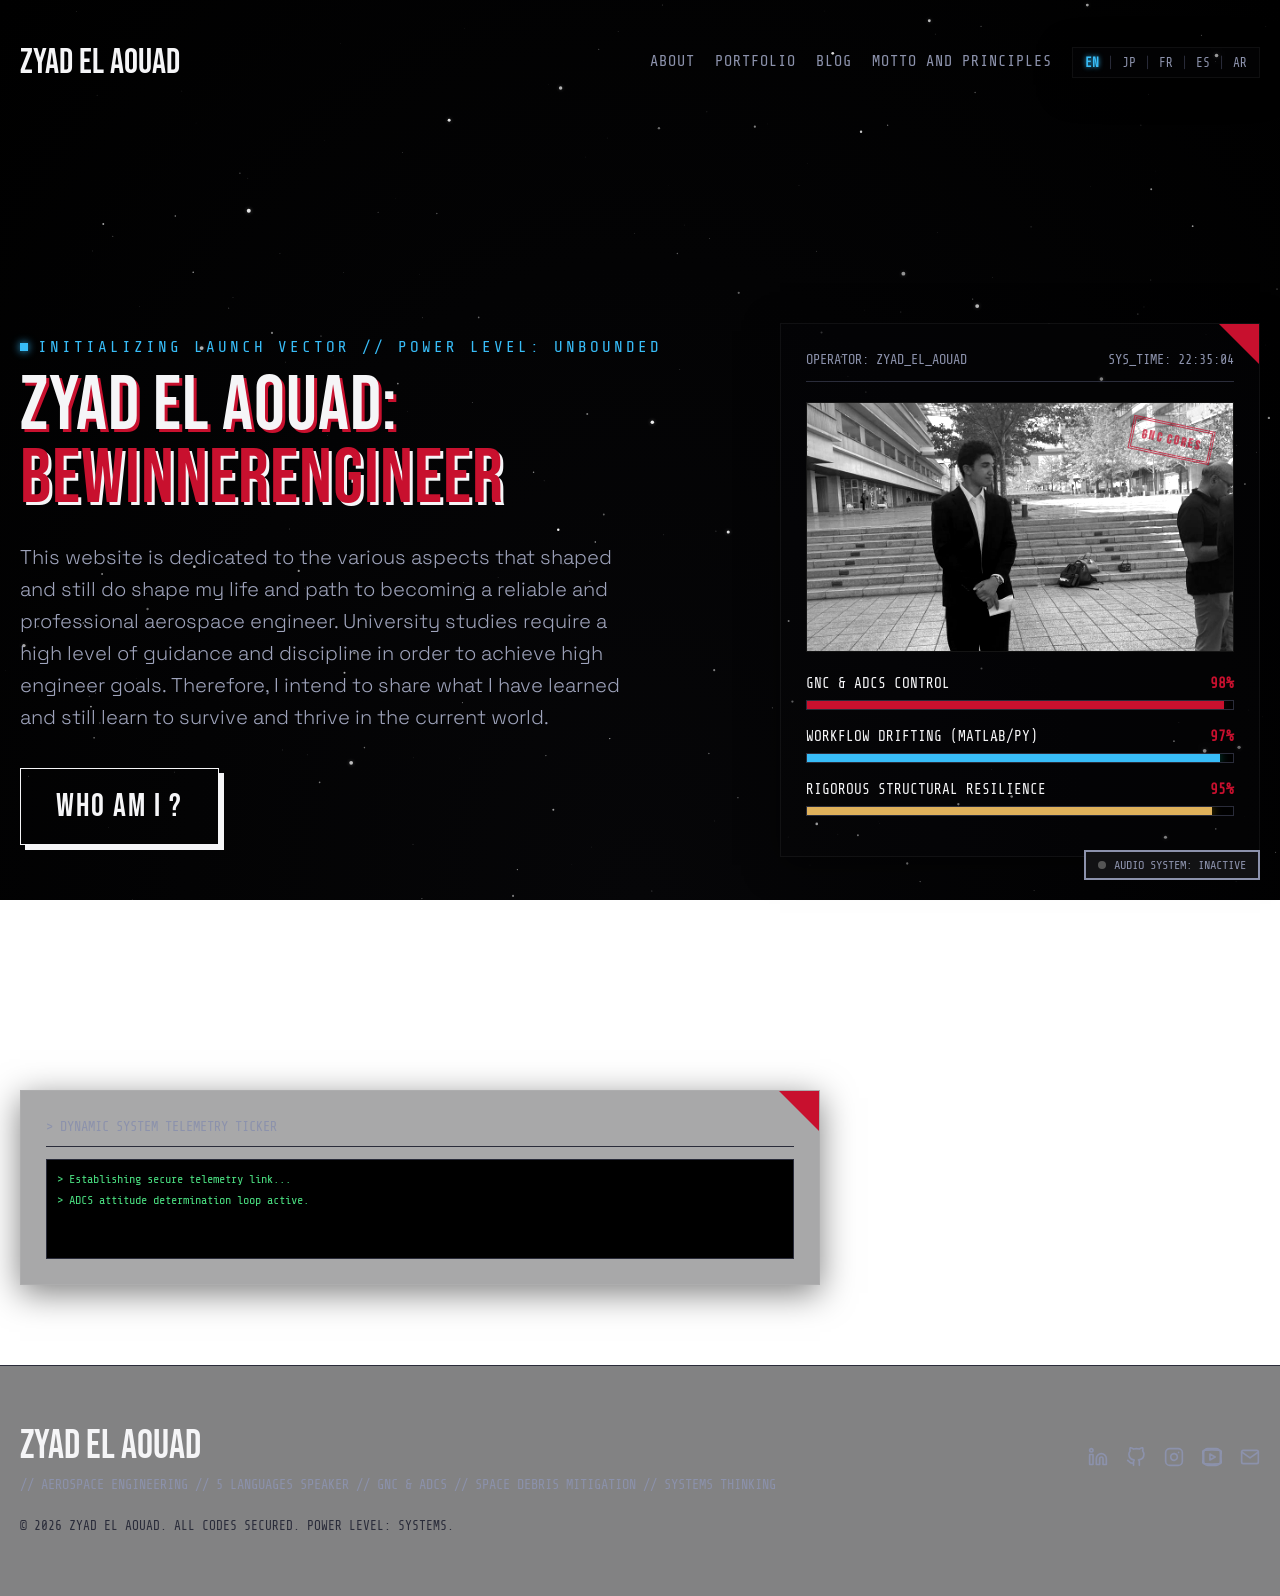
<file: index.html>
﻿<!DOCTYPE html>
<html lang="en">
<head>
    <meta charset="UTF-8">
    <meta name="viewport" content="width=device-width, initial-scale=1.0">
    <meta name="description" content="Zyad El Aouad. Aerospace Engineer, 5 languages polyglot. Interests: in ADCS, guidance navigation and control (GNC), rocket propulsion, fluid dynamics, space robotics, orbital dynamics and flight simulation.">
    <title>Zyad El Aouad | Aerospace Engineering</title>
    
    <!-- Google Fonts for English/Latin & Cairo for Arabic -->
    <link rel="preconnect" href="https://fonts.googleapis.com">
    <link rel="preconnect" href="https://fonts.gstatic.com" crossorigin>
    <link href="https://fonts.googleapis.com/css2?family=Cairo:wght@400;700;900&family=Outfit:wght@400;700;900&display=swap" rel="stylesheet">
    
    <!-- CSS Stylesheet -->
    <link rel="stylesheet" href="index.css?v=2.1">
    
    <!-- Responsive mobile/tablet stylesheet overrides -->
    <style>
        /* Responsive typography scaling */
        .hero-title {
            font-size: clamp(2.2rem, 7vw, 4.8rem) !important;
        }
        .hero-description {
            font-size: clamp(1rem, 3.5vw, 1.25rem) !important;
        }
        
        /* Mobile Navigation stack */
        @media (max-width: 768px) {
            header {
                position: relative !important;
                padding: 15px 0 !important;
            }
            header .manga-container {
                flex-direction: column !important;
                gap: 15px !important;
                text-align: center !important;
            }
            header nav {
                flex-direction: column !important;
                gap: 10px !important;
                width: 100% !important;
                margin-top: 10px !important;
            }
            header .lang-selector-group {
                width: 100% !important;
                justify-content: center !important;
            }
            header .btn-bankai {
                width: 100% !important;
                text-align: center !important;
                margin: 0 !important;
                box-sizing: border-box !important;
            }
            main {
                padding-top: 40px !important;
            }
        }

        /* Responsive Grid layouts */
        @media (max-width: 992px) {
            .teaser-pillars .dojo-grid {
                grid-template-columns: 1fr !important;
                gap: 20px !important;
            }
            .monetization-wrapper {
                grid-template-columns: 1fr !important;
                gap: 30px !important;
            }
            #dojo .dojo-grid {
                grid-template-columns: 1fr !important;
                gap: 25px !important;
            }
        }

        /* Mobile layout styling updates */
        @media (max-width: 600px) {
            /* Responsive newsletter form stack */
            .monetization-wrapper div[style*="grid-template-columns"] {
                display: flex !important;
                flex-direction: column !important;
                gap: 10px !important;
            }
            .monetization-wrapper input, .monetization-wrapper button {
                width: 100% !important;
            }
            .manga-panel {
                grid-template-columns: 1fr !important;
                padding: 20px !important;
            }
            .manga-grid {
                grid-template-columns: 1fr !important;
                gap: 20px !important;
            }
        }
    </style>
</head>
<body class="teaser-body-wrapper">

    <!-- Twinkling Starfield Canvas Overlay -->
    <canvas id="speed-lines-canvas"></canvas>

    <!-- Header / Nav -->
    <header style="position: absolute; top: 0; left: 0; width: 100%; z-index: 10; padding: 25px 0;">
        <div class="manga-container" style="display: flex; justify-content: space-between; align-items: center;">
            <div style="display: flex; align-items: baseline; gap: 8px;">
                <a href="index.html" class="footer-logo" style="font-size: 2.2rem; text-decoration: none; color: inherit;" data-i18n="teaser-logo">
                    Zyad El Aouad
                </a>
            </div>
            
            <nav style="display: flex; gap: 20px; align-items: center; flex-wrap: wrap;">
                <a href="about.html" class="footer-link" style="font-size: 0.95rem; letter-spacing: 1px;" data-i18n="nav-about">ABOUT</a>
                <a href="portfolio.html" class="footer-link" style="font-size: 0.95rem; letter-spacing: 1px;" data-i18n="nav-portfolio">PORTFOLIO</a>
                <a href="blog.html" class="footer-link" style="font-size: 0.95rem; letter-spacing: 1px;" data-i18n="nav-blog">BLOG</a>
                <a href="motto.html" class="footer-link" style="font-size: 0.95rem; letter-spacing: 1px;" data-i18n="nav-motto">MOTTO AND PRINCIPLES</a>
                
                <!-- Sleek Monospace Language Picker -->
                <div class="lang-selector-group" style="display: flex; align-items: center; gap: 6px; border: 1px solid var(--steel-dark); padding: 4px 8px; background-color: rgba(10, 10, 12, 0.8);">
                    <button class="lang-btn active" data-lang="en">EN</button>
                    <span style="color: var(--steel-dark); font-size: 0.8rem;">|</span>
                    <button class="lang-btn" data-lang="jp">JP</button>
                    <span style="color: var(--steel-dark); font-size: 0.8rem;">|</span>
                    <button class="lang-btn" data-lang="fr">FR</button>
                    <span style="color: var(--steel-dark); font-size: 0.8rem;">|</span>
                    <button class="lang-btn" data-lang="es">ES</button>
                    <span style="color: var(--steel-dark); font-size: 0.8rem;">|</span>
                    <button class="lang-btn" data-lang="ar">AR</button>
                </div>
            </nav>
        </div>
    </header>

    <main class="manga-container" style="padding-top: 130px; padding-bottom: 80px;">
        
        <!-- HERO SECTION: THE GATE -->
        <section class="hero-wrapper" id="hero" style="margin-bottom: 60px;">
            <div class="hero-main">
                <div class="hero-subtext" data-i18n="teaser-telemetry">INITIALIZING LAUNCH VECTOR // POWER LEVEL: UNBOUNDED</div>
                <h1 class="hero-title" style="font-size: 4.8rem; line-height: 0.95;">
                    <span data-i18n="teaser-title-1">BEWINNERENGINEER:</span>
                    <span class="crimson-text glitch-hover" data-i18n="teaser-title-2">FORGE YOUR SYSTEMS.</span>
                </h1>
                <p class="hero-description" style="font-size: 1.25rem; margin-top: 25px;" data-i18n="teaser-desc">
                    This website is dedicated to the various aspects that shaped and still do shape my life and path to becoming a reliable and professional aerospace engineer. University studies require a high level of guidance and discipline in order to achieve high engineer goals. Therefore, I intend to share what I have learned and still learn to survive and thrive in the current world.
                </p>
                <div style="display: flex; gap: 20px; flex-wrap: wrap; margin-top: 30px;">
                    <a href="about.html" class="btn-secondary" id="hero-about-btn" style="text-decoration:none;" data-i18n="hero-who-am-i">WHO AM I ?</a>
                </div>
            </div>

            <!-- Telemetry Stats Panel -->
            <div class="hero-dashboard manga-outline">
                <div class="dashboard-header">
                    <span data-i18n="hero-operator">OPERATOR: ZYAD_EL_AOUAD</span>
                    <span id="telemetry-timer">SYS_TIME: 15:47:58</span>
                </div>
                
                <!-- Avatar Container -->
                <div class="avatar-container">
                    <img src="assets/zyad_profile.jpeg" alt="Zyad El Aouad - Aerospace Engineer" class="avatar-img">
                    <div class="japanese-stamp" style="font-size: 0.8rem;">GNC CORES</div>
                </div>

                <!-- Stats Meters -->
                <div class="stat-item">
                    <div class="stat-label">
                        <span class="stat-name" data-i18n="stat-gnc">GNC & ADCS CONTROL</span>
                        <span class="stat-val">98%</span>
                    </div>
                    <div class="stat-bar-container">
                        <div class="stat-bar-fill" data-width="98%"></div>
                    </div>
                </div>

                <div class="stat-item">
                    <div class="stat-label">
                        <span class="stat-name" data-i18n="stat-workflow">WORKFLOW DRIFTING (MATLAB/PY)</span>
                        <span class="stat-val">97%</span>
                    </div>
                    <div class="stat-bar-container">
                        <div class="stat-bar-fill cyan-fill" data-width="97%"></div>
                    </div>
                </div>

                <div class="stat-item">
                    <div class="stat-label">
                        <span class="stat-name" data-i18n="stat-structural">RIGOROUS STRUCTURAL RESILIENCE</span>
                        <span class="stat-val">95%</span>
                    </div>
                    <div class="stat-bar-container">
                        <div class="stat-bar-fill gold-fill" data-width="95%"></div>
                    </div>
                </div>
            </div>
        </section>

        <!-- Subpage sections (ABOUT, PORTFOLIO, BLOG, MOTTO AND PRINCIPLES) are moved to their respective HTML pages. -->



        <!-- Dynamic Live Ticker Overlay -->
        <div class="hero-dashboard manga-outline" style="max-width: 800px; margin: 0 auto padding: 20px; background-color: #07080b;">
            <div class="dashboard-header" style="border-bottom: 1px solid var(--steel-dark); padding-bottom: 8px; margin-bottom: 12px;">
                <span data-i18n="teaser-feed-header">> DYNAMIC SYSTEM TELEMETRY TICKER</span>
            </div>
            <div class="telemetry-feed" id="telemetry-log" style="height: 100px; color: var(--terminal-green);">
                <div class="telemetry-line">> Establishing secure telemetry link...</div>
                <div class="telemetry-line">> ADCS attitude determination loop active.</div>
            </div>
        </div>

    </main>

    <!-- FOOTER -->
    <footer style="border-top: 1px solid var(--steel-dark); padding: 40px 0;">
        <div class="manga-container" style="display: flex; justify-content: space-between; align-items: center; flex-wrap: wrap; gap: 20px;">
            <div>
                <a href="index.html" class="footer-logo" style="text-decoration: none; color: inherit;" data-i18n="teaser-logo">
                    Zyad El Aouad
                </a>
                <p style="color: var(--steel); font-family: var(--font-mono); font-size: 0.85rem; margin-top: 8px;" data-i18n="teaser-footer-sub">
                    // AEROSPACE ENGINEERING // 5 LANGUAGES SPEAKER // GNC & ADCS // SPACE DEBRIS MITIGATION // SYSTEM ENGINEERING // FLIGHT SIMULATION // ORBITAL DYNAMICS // ROCKET PROPULSION // FLUID DYNAMICS
                </p>
            </div>
            
            <div class="footer-socials" style="display: flex; gap: 18px; align-items: center;">
                <a href="https://www.linkedin.com/in/zyad-el-aouad/" target="_blank" rel="noopener noreferrer" class="social-link" title="LinkedIn" style="color: var(--steel); transition: color 0.2s ease;">
                    <svg xmlns="http://www.w3.org/2000/svg" width="20" height="20" viewBox="0 0 24 24" fill="none" stroke="currentColor" stroke-width="2" stroke-linecap="round" stroke-linejoin="round"><path d="M16 8a6 6 0 0 1 6 6v7h-4v-7a2 2 0 0 0-2-2 2 2 0 0 0-2 2v7h-4v-7a6 6 0 0 1 6-6z"/><rect x="2" y="9" width="4" height="12"/><circle cx="4" cy="4" r="2"/></svg>
                </a>
                <a href="https://github.com/ZyadElAouad" target="_blank" rel="noopener noreferrer" class="social-link" title="GitHub" style="color: var(--steel); transition: color 0.2s ease;">
                    <svg xmlns="http://www.w3.org/2000/svg" width="20" height="20" viewBox="0 0 24 24" fill="none" stroke="currentColor" stroke-width="2" stroke-linecap="round" stroke-linejoin="round"><path d="M9 19c-5 1.5-5-2.5-7-3m14 6v-3.87a3.37 3.37 0 0 0-.94-2.61c3.14-.35 6.44-1.54 6.44-7A5.44 5.44 0 0 0 20 4.77 5.07 5.07 0 0 0 19.91 1S18.73.65 16 2.48a13.38 13.38 0 0 0-7 0C6.27.65 5.09 1 5.09 1A5.07 5.07 0 0 0 5 4.77a5.44 5.44 0 0 0-1.5 3.78c0 5.42 3.3 6.61 6.44 7A3.37 3.37 0 0 0 9 18.13V22"/></svg>
                </a>
                <a href="https://www.instagram.com/zyadelaouad/" target="_blank" rel="noopener noreferrer" class="social-link" title="Instagram" style="color: var(--steel); transition: color 0.2s ease;">
                    <svg xmlns="http://www.w3.org/2000/svg" width="20" height="20" viewBox="0 0 24 24" fill="none" stroke="currentColor" stroke-width="2" stroke-linecap="round" stroke-linejoin="round"><rect x="2" y="2" width="20" height="20" rx="5" ry="5"/><path d="M16 11.37A4 4 0 1 1 12.63 8 4 4 0 0 1 16 11.37z"/><line x1="17.5" y1="6.5" x2="17.51" y2="6.5"/></svg>
                </a>
                <a href="https://www.youtube.com/@zyadelaouad" target="_blank" rel="noopener noreferrer" class="social-link" title="YouTube" style="color: var(--steel); transition: color 0.2s ease;">
                    <svg xmlns="http://www.w3.org/2000/svg" width="20" height="20" viewBox="0 0 24 24" fill="none" stroke="currentColor" stroke-width="2" stroke-linecap="round" stroke-linejoin="round"><rect x="2" y="2" width="20" height="20" rx="5" ry="5"/><path d="M23.498 6.186a3.016 3.016 0 0 0-2.122-2.136C19.505 3.545 12 3.545 12 3.545s-7.505 0-9.377.505A3.017 3.017 0 0 0 .502 6.186C0 8.07 0 12 0 12s0 3.93.502 5.814a3.016 3.016 0 0 0 2.122 2.136c1.871.505 9.376.505 9.376.505s7.505 0 9.377-.505a3.015 3.015 0 0 0 2.122-2.136C24 15.93 24 12 24 12s0-3.93-.502-5.814zM9.545 15.568V8.432L15.818 12l-6.273 3.568z"/></svg>
                </a>
                <a href="mailto:elaouadzyad@gmail.com" class="social-link" title="Email" style="color: var(--steel); transition: color 0.2s ease;">
                    <svg xmlns="http://www.w3.org/2000/svg" width="20" height="20" viewBox="0 0 24 24" fill="none" stroke="currentColor" stroke-width="2" stroke-linecap="round" stroke-linejoin="round"><path d="M4 4h16c1.1 0 2 .9 2 2v12c0 1.1-.9 2-2 2H4c-1.1 0-2-.9-2-2V6c0-1.1.9-2 2-2z"/><path d="M22 6l-10 7L2 6"/></svg>
                </a>
            </div>

            <div class="footer-copy" style="font-family: var(--font-mono); font-size: 0.8rem; color: var(--steel-dark); margin: 0;" data-i18n="teaser-footer-copy">
                &copy; 2026 ZYAD EL AOUAD.
            </div>
        </div>
    </footer>



    <!-- GENERAL DIALOG/DRAWER BLUEPRINT MODAL -->
    <div class="modal-overlay" id="blueprint-modal">
        <div class="terminal-box manga-outline" style="border-color: var(--steel); max-width: 800px; width: 100%;">
            <div class="terminal-header" style="background-color: var(--steel-dark); display: flex; justify-content: space-between; align-items: center;">
                <div style="display: flex; align-items: center; gap: 12px;">
                    <div class="terminal-dots">
                        <span class="dot dot-red"></span>
                        <span class="dot" style="background-color:#555;"></span>
                        <span class="dot" style="background-color:#555;"></span>
                    </div>
                    <span id="blueprint-header-title">BLUEPRINT_SPEC_READER.EXE</span>
                </div>
                <div style="display: flex; align-items: center; gap: 15px;">
                    <button class="terminal-btn-submit" id="edit-active-blog-btn" style="font-size: 0.75rem; padding: 4px 10px; width: auto; border-color: var(--accent-gold); color: var(--accent-gold); display: none; margin: 0;">EDIT LOG</button>
                    <button class="terminal-close" id="close-blueprint" style="font-size: 1.5rem; line-height: 1;">&times;</button>
                </div>
            </div>
            
            <div class="terminal-body" style="max-height: 80vh; overflow-y: auto; padding: 0;">
                <!-- Main Content Body -->
                <div id="blueprint-body-content" style="padding: 25px;">
                    <!-- Dynamic Content Injection -->
                </div>

                <!-- Dynamic Telemetry Comments Thread -->
                <div id="blueprint-comments-block" style="padding: 25px; border-top: 2px dashed var(--steel-dark); background-color: #07080b;">
                    <!-- Dynamic Comments Injection -->
                </div>
            </div>
        </div>
    </div>

    <!-- Web Audio API Synth Toggle (Mute/Unmute in corner) -->
    <div style="position: fixed; bottom: 20px; right: 20px; z-index: 50;">
        <button id="audio-toggle" style="background-color: rgba(20, 20, 23, 0.9); border: 2px solid var(--steel); color: var(--steel); font-family: var(--font-mono); font-size: 0.75rem; padding: 6px 12px; cursor: pointer; display: flex; align-items: center; gap: 8px;">
            <span id="audio-status-indicator" style="display:inline-block; width:8px; height:8px; border-radius:50%; background-color:#555;"></span>
            <span>AUDIO SYSTEM: INACTIVE</span>
        </button>
    </div>

    <!-- JS Core scripts -->
    <script src="translations.js?v=2.1"></script>
    <script src="app.js?v=2.1"></script>
</body>
</html>
</file>
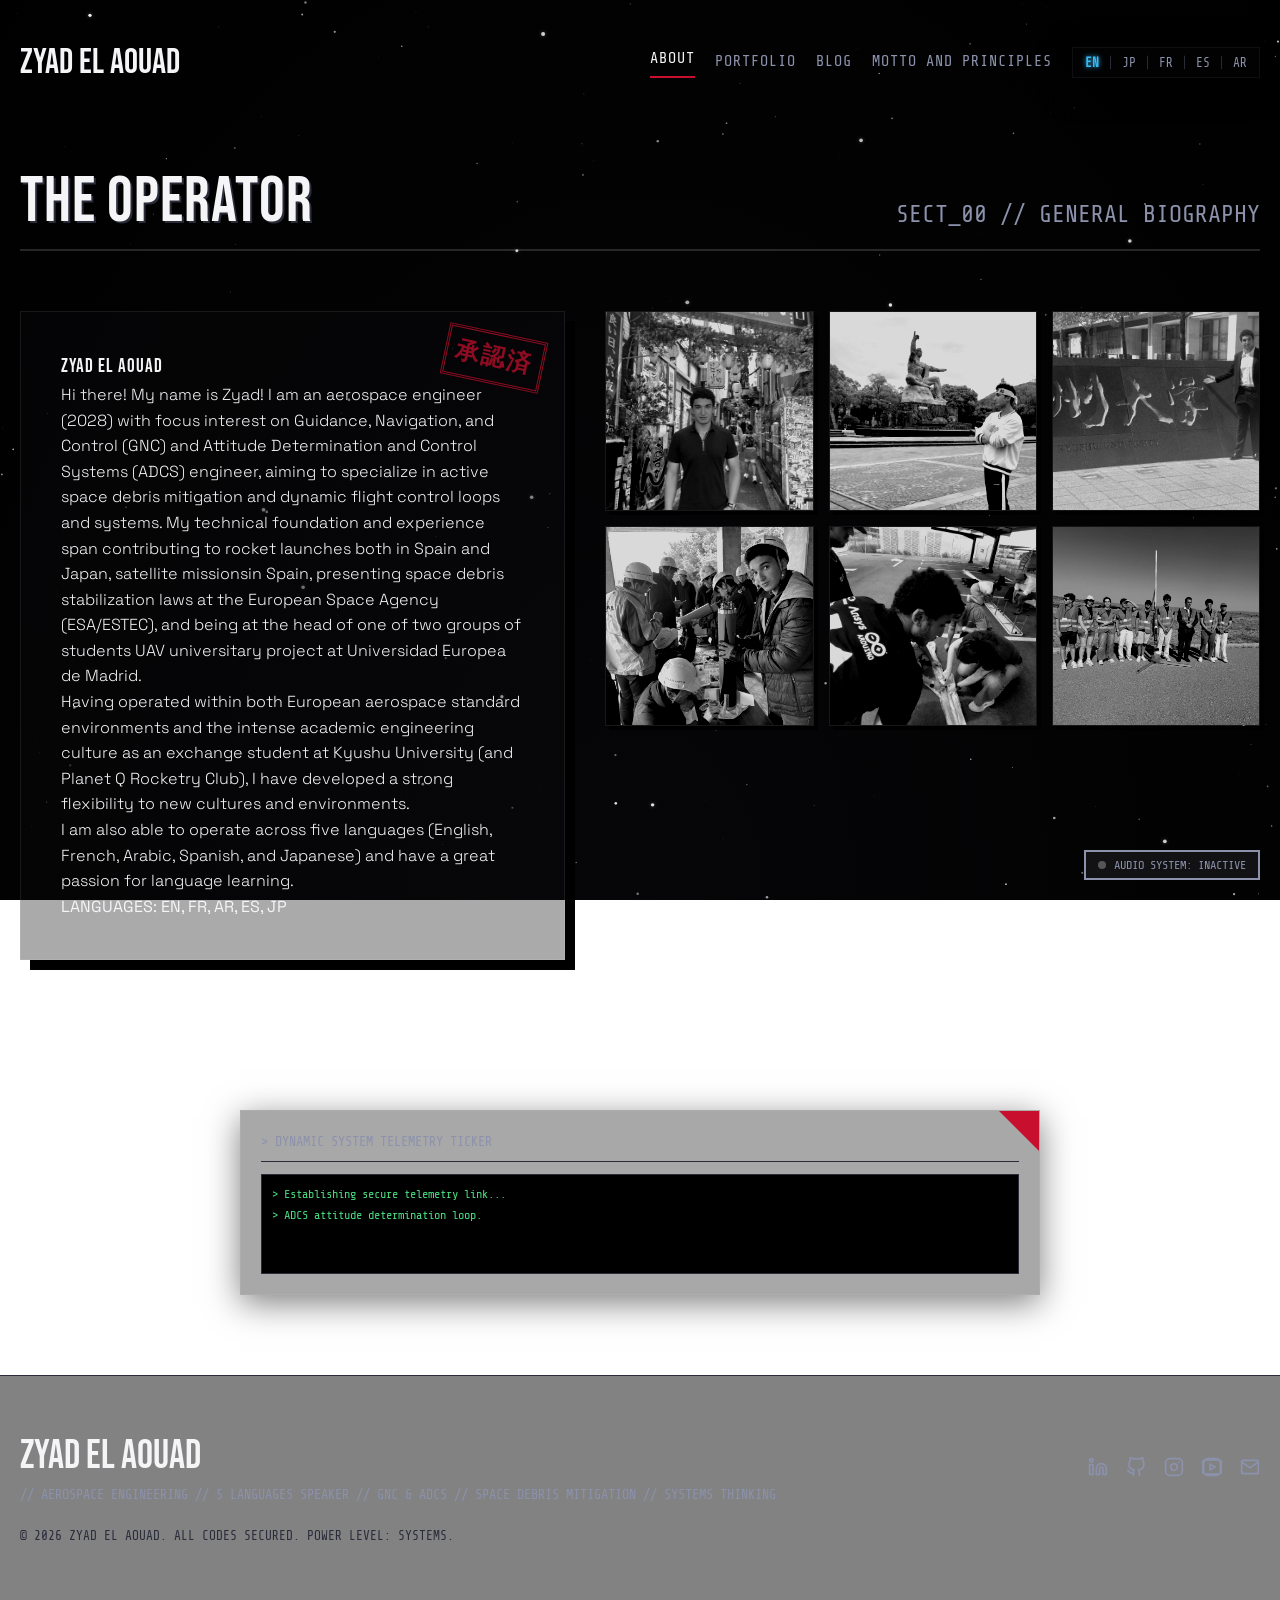
<file: about.html>
﻿<!DOCTYPE html>
<html lang="en">
<head>
    <meta charset="UTF-8">
    <meta name="viewport" content="width=device-width, initial-scale=1.0">
    <meta name="description" content="Zyad El Aouad. Aerospace Engineer, 5 languages polyglot. Interests: in ADCS, guidance navigation and control (GNC), rocket propulsion, fluid dynamics, space robotics, orbital dynamics and flight simulation.">
    <title>Zyad El Aouad | About me</title>
    
    <!-- Google Fonts for English/Latin & Cairo for Arabic -->
    <link rel="preconnect" href="https://fonts.googleapis.com">
    <link rel="preconnect" href="https://fonts.gstatic.com" crossorigin>
    <link href="https://fonts.googleapis.com/css2?family=Cairo:wght@400;700;900&family=Outfit:wght@400;700;900&display=swap" rel="stylesheet">
    
    <!-- CSS Stylesheet -->
    <link rel="stylesheet" href="index.css?v=2.1">
    
    <!-- Responsive mobile/tablet stylesheet overrides -->
    <style>
        /* Responsive typography scaling */
        .hero-title {
            font-size: clamp(2.2rem, 7vw, 4.8rem) !important;
        }
        .hero-description {
            font-size: clamp(1rem, 3.5vw, 1.25rem) !important;
        }
        
        /* Mobile Navigation stack */
        @media (max-width: 768px) {
            header {
                position: relative !important;
                padding: 15px 0 !important;
            }
            header .manga-container {
                flex-direction: column !important;
                gap: 15px !important;
                text-align: center !important;
            }
            header nav {
                flex-direction: column !important;
                gap: 10px !important;
                width: 100% !important;
                margin-top: 10px !important;
            }
            header .lang-selector-group {
                width: 100% !important;
                justify-content: center !important;
            }
            header .btn-bankai {
                width: 100% !important;
                text-align: center !important;
                margin: 0 !important;
                box-sizing: border-box !important;
            }
            main {
                padding-top: 40px !important;
            }
        }

        /* Responsive Grid layouts */
        @media (max-width: 992px) {
            .teaser-pillars .dojo-grid {
                grid-template-columns: 1fr !important;
                gap: 20px !important;
            }
            .monetization-wrapper {
                grid-template-columns: 1fr !important;
                gap: 30px !important;
            }
            #dojo .dojo-grid {
                grid-template-columns: 1fr !important;
                gap: 25px !important;
            }
        }

        /* Mobile layout styling overrides */
        @media (max-width: 600px) {
            .manga-panel {
                grid-template-columns: 1fr !important;
                padding: 20px !important;
            }
            .manga-grid {
                grid-template-columns: 1fr !important;
                gap: 20px !important;
            }
        }
    </style>
</head>
<body class="teaser-body-wrapper">

    <!-- Twinkling Starfield Canvas Overlay -->
    <canvas id="speed-lines-canvas"></canvas>

    <!-- Header / Nav -->
    <header style="position: absolute; top: 0; left: 0; width: 100%; z-index: 10; padding: 25px 0;">
        <div class="manga-container" style="display: flex; justify-content: space-between; align-items: center;">
            <div style="display: flex; align-items: baseline; gap: 8px;">
                <a href="index.html" class="footer-logo" style="font-size: 2.2rem; text-decoration: none; color: inherit;" data-i18n="teaser-logo">
                    Zyad El Aouad
                </a>
            </div>
            
            <nav style="display: flex; gap: 20px; align-items: center; flex-wrap: wrap;">
                <a href="about.html" class="footer-link active-nav-link" style="font-size: 0.95rem; letter-spacing: 1px;" data-i18n="nav-about">ABOUT</a>
                <a href="portfolio.hhtml" class="footer-link" style="font-size: 0.95rem; letter-spacing: 1px;" data-i18n="nav-portfolio">PORTFOLIO</a>
                <a href="blog.html" class="footer-link" style="font-size: 0.95rem; letter-spacing: 1px;" data-i18n="nav-blog">BLOG</a>
                <a href="motto.html" class="footer-link" style="font-size: 0.95rem; letter-spacing: 1px;" data-i18n="nav-motto">MOTTO AND PRINCIPLES</a>
                
                <!-- Sleek Monospace Language Picker -->
                <div class="lang-selector-group" style="display: flex; align-items: center; gap: 6px; border: 1px solid var(--steel-dark); padding: 4px 8px; background-color: rgba(10, 10, 12, 0.8);">
                    <button class="lang-btn active" data-lang="en">EN</button>
                    <span style="color: var(--steel-dark); font-size: 0.8rem;">|</span>
                    <button class="lang-btn" data-lang="jp">JP</button>
                    <span style="color: var(--steel-dark); font-size: 0.8rem;">|</span>
                    <button class="lang-btn" data-lang="fr">FR</button>
                    <span style="color: var(--steel-dark); font-size: 0.8rem;">|</span>
                    <button class="lang-btn" data-lang="es">ES</button>
                    <span style="color: var(--steel-dark); font-size: 0.8rem;">|</span>
                    <button class="lang-btn" data-lang="ar">AR</button>
                </div>
            </nav>
        </div>
    </header>

    <main class="manga-container" style="padding-top: 130px; padding-bottom: 80px;">
        
        <!-- THE OPERATOR (ABOUT) -->
        <section id="about" style="padding: 40px 0 60px 0;">
            <div class="section-title-wrapper">
                <h2 class="section-title" data-i18n="about-title">THE <span>OPERATOR</span></h2>
                <div class="section-num" data-i18n="about-num">SECT_00 // GENERAL BIOGRAPHY</div>
            </div>

            <div class="about-grid">
                <div class="about-bio-panel manga-outline">
                    <div class="japanese-stamp" style="font-size: 1.5rem; top: 20px; right: 20px;">承認済</div>
                    <h3 data-i18n="about-name">ZYAD EL AOUAD</h3>
                    <p class="about-para" data-i18n="about-para-1">
                        Hi there!<br> My name is Zyad!<br> I am an aerospace engineer (2028) with focus interest on Guidance, Navigation, and Control (GNC) and Attitude Determination and Control Systems (ADCS) engineer, aiming to specialize in active space debris mitigation and dynamic flight control loops and systems. My technical foundation and experience span contributing to rocket launches both in Spain and Japan, satellite missionsin Spain, presenting space debris stabilization laws at the European Space Agency (ESA/ESTEC), and being at the head of one of two groups of students UAV universitary project at Universidad Europea de Madrid.<br>
                    </p>
                    <p class="about-para" data-i18n="about-para-2">
                        Having operated within both European aerospace standard environments and the intense academic engineering culture as an exchange student at Kyushu University (and Planet Q Rocketry Club), I have developed a strong flexibility to new cultures and environments.<br>
                    </p>
                    <p class="about-para" data-i18n="about-para-3">
                        I am also able to operate across five languages (English, French, Arabic, Spanish, and Japanese) and have a great passion for language learning.<br>
                    </p>
                    <div class="about-meta" data-i18n="about-langs">LANGUAGES: EN, FR, AR, ES, JP</div>
                </div>


                <!-- Gallery Grid -->
                <div class="about-gallery">
                    <div class="gallery-item manga-outline">
                        <img src="assets/zyad_rocket_1.jpeg" alt="Kyushu University Exchange 2024-2025">
                        <div class="gallery-caption">// KYUSHU UNIVERSITY EXCHANGE 2024-2025</div>
                    </div>
                    <div class="gallery-item manga-outline">
                        <img src="assets/zyad_lab_2.jpg" alt="Nagasaki University trip">
                        <div class="gallery-caption">// NAGASAKI UNIVERSITY TRIP</div>
                    </div>
                    <div class="gallery-item manga-outline">
                        <img src="assets/zyad_lab_3.jpeg" alt="Kyushu University entrance ceremony">
                        <div class="gallery-caption">// ENTRANCE CEREMONY</div>
                    </div>
                    <div class="gallery-item manga-outline">
                        <img src="assets/planet_q_assembly.jpg" alt="Planet Q Hybrid Rocket Assembly">
                        <div class="gallery-caption">// PLANET Q HYBRID ROCKET ASSEMBLY</div>
                    </div>
                    <div class="gallery-item manga-outline">
                        <img src="assets/space_division_assembly.jpg" alt="SpaceDivision Hybrid Rocket Assembly">
                        <div class="gallery-caption">// SPACEDIVISION HYBRID ROCKET ASSEMBLY</div>
                    </div>
                    <div class="gallery-item manga-outline">
                        <img src="assets/teruel_airport.jpg" alt="Teruel Airport">
                        <div class="gallery-caption">// TERUEL AIRPORT</div>
                    </div>
                </div>
            </div>
        </section>

        <!-- Dynamic Live Ticker Overlay -->
        <div class="hero-dashboard manga-outline" style="max-width: 800px; margin: 40px auto 0 auto; padding: 20px; background-color: #07080b;">
            <div class="dashboard-header" style="border-bottom: 1px solid var(--steel-dark); padding-bottom: 8px; margin-bottom: 12px;">
                <span data-i18n="teaser-feed-header">> DYNAMIC SYSTEM TELEMETRY TICKER</span>
            </div>
            <div class="telemetry-feed" id="telemetry-log" style="height: 100px; color: var(--terminal-green);">
                <div class="telemetry-line">> Establishing secure telemetry link...</div>
                <div class="telemetry-line">> ADCS attitude determination loop.</div>
            </div>
        </div>

    </main>

    <!-- FOOTER -->
    <footer style="border-top: 1px solid var(--steel-dark); padding: 40px 0;">
        <div class="manga-container" style="display: flex; justify-content: space-between; align-items: center; flex-wrap: wrap; gap: 20px;">
            <div>
                <a href="index.html" class="footer-logo" style="text-decoration: none; color: inherit;" data-i18n="teaser-logo">
                    Zyad El Aouad
                </a>
                <p style="color: var(--steel); font-family: var(--font-mono); font-size: 0.85rem; margin-top: 8px;" data-i18n="teaser-footer-sub">
                    // AEROASTRO ENGINEERING // 5 LANGUAGES SUPPORTED
                </p>
            </div>
            
            <div class="footer-socials" style="display: flex; gap: 18px; align-items: center;">
                <a href="https://www.linkedin.com/in/zyad-el-aouad/" target="_blank" rel="noopener noreferrer" class="social-link" title="LinkedIn" style="color: var(--steel); transition: color 0.2s ease;">
                    <svg xmlns="http://www.w3.org/2000/svg" width="20" height="20" viewBox="0 0 24 24" fill="none" stroke="currentColor" stroke-width="2" stroke-linecap="round" stroke-linejoin="round"><path d="M16 8a6 6 0 0 1 6 6v7h-4v-7a2 2 0 0 0-2-2 2 2 0 0 0-2 2v7h-4v-7a6 6 0 0 1 6-6z"/><rect x="2" y="9" width="4" height="12"/><circle cx="4" cy="4" r="2"/></svg>
                </a>
                <a href="https://github.com/ZyadElAouad" target="_blank" rel="noopener noreferrer" class="social-link" title="GitHub" style="color: var(--steel); transition: color 0.2s ease;">
                    <svg xmlns="http://www.w3.org/2000/svg" width="20" height="20" viewBox="0 0 24 24" fill="none" stroke="currentColor" stroke-width="2" stroke-linecap="round" stroke-linejoin="round"><path d="M9 19c-5 1.5-5-2.5-7-3m14 6v-3.87a3.37 3.37 0 0 0-.94-2.61c3.14-.35 6.44-1.54 6.44-7A5.44 5.44 0 0 0 20 4.77 5.07 5.07 0 0 0 19.91 1S18.73.65 16 2.48a13.38 13.38 0 0 0-7 0C6.27.65 5.09 1 5.09 1A5.07 5.07 0 0 0 5 4.77a5.44 5.44 0 0 0-1.5 3.78c0 5.42 3.3 6.61 6.44 7A3.37 3.37 0 0 0 9 18.13V22"/></svg>
                </a>
                <a href="https://www.instagram.com/zyadelaouad/" target="_blank" rel="noopener noreferrer" class="social-link" title="Instagram" style="color: var(--steel); transition: color 0.2s ease;">
                    <svg xmlns="http://www.w3.org/2000/svg" width="20" height="20" viewBox="0 0 24 24" fill="none" stroke="currentColor" stroke-width="2" stroke-linecap="round" stroke-linejoin="round"><rect x="2" y="2" width="20" height="20" rx="5" ry="5"/><path d="M16 11.37A4 4 0 1 1 12.63 8 4 4 0 0 1 16 11.37z"/><line x1="17.5" y1="6.5" x2="17.51" y2="6.5"/></svg>
                </a>
                <a href="https://www.youtube.com/@zyadelaouad" target="_blank" rel="noopener noreferrer" class="social-link" title="YouTube" style="color: var(--steel); transition: color 0.2s ease;">
                    <svg xmlns="http://www.w3.org/2000/svg" width="20" height="20" viewBox="0 0 24 24" fill="none" stroke="currentColor" stroke-width="2" stroke-linecap="round" stroke-linejoin="round"><rect x="2" y="2" width="20" height="20" rx="5" ry="5"/><path d="M23.498 6.186a3.016 3.016 0 0 0-2.122-2.136C19.505 3.545 12 3.545 12 3.545s-7.505 0-9.377.505A3.017 3.017 0 0 0 .502 6.186C0 8.07 0 12 0 12s0 3.93.502 5.814a3.016 3.016 0 0 0 2.122 2.136c1.871.505 9.376.505 9.376.505s7.505 0 9.377-.505a3.015 3.015 0 0 0 2.122-2.136C24 15.93 24 12 24 12s0-3.93-.502-5.814zM9.545 15.568V8.432L15.818 12l-6.273 3.568z"/></svg>
                </a>
                <a href="mailto:elaouadzyad@gmail.com" class="social-link" title="Email" style="color: var(--steel); transition: color 0.2s ease;">
                    <svg xmlns="http://www.w3.org/2000/svg" width="20" height="20" viewBox="0 0 24 24" fill="none" stroke="currentColor" stroke-width="2" stroke-linecap="round" stroke-linejoin="round"><path d="M4 4h16c1.1 0 2 .9 2 2v12c0 1.1-.9 2-2 2H4c-1.1 0-2-.9-2-2V6c0-1.1.9-2 2-2z"/><path d="M22 6l-10 7L2 6"/></svg>
                </a>
            </div>

            <div class="footer-copy" style="font-family: var(--font-mono); font-size: 0.8rem; color: var(--steel-dark); margin: 0;" data-i18n="teaser-footer-copy">
                &copy; 2026 ZYAD EL AOUAD.
            </div>
        </div>
    </footer>



    <!-- GENERAL DIALOG/DRAWER BLUEPRINT MODAL -->
    <div class="modal-overlay" id="blueprint-modal">
        <div class="terminal-box manga-outline" style="border-color: var(--steel); max-width: 800px; width: 100%;">
            <div class="terminal-header" style="background-color: var(--steel-dark); display: flex; justify-content: space-between; align-items: center;">
                <div style="display: flex; align-items: center; gap: 12px;">
                    <div class="terminal-dots">
                        <span class="dot dot-red"></span>
                        <span class="dot" style="background-color:#555;"></span>
                        <span class="dot" style="background-color:#555;"></span>
                    </div>
                    <span id="blueprint-header-title">BLUEPRINT_SPEC_READER.EXE</span>
                </div>
                <div style="display: flex; align-items: center; gap: 15px;">
                    <button class="terminal-btn-submit" id="edit-active-blog-btn" style="font-size: 0.75rem; padding: 4px 10px; width: auto; border-color: var(--accent-gold); color: var(--accent-gold); display: none; margin: 0;">EDIT LOG</button>
                    <button class="terminal-close" id="close-blueprint" style="font-size: 1.5rem; line-height: 1;">&times;</button>
                </div>
            </div>
            
            <div class="terminal-body" style="max-height: 80vh; overflow-y: auto; padding: 0;">
                <!-- Main Content Body -->
                <div id="blueprint-body-content" style="padding: 25px;">
                    <!-- Dynamic Content Injection -->
                </div>

                <!-- Dynamic Telemetry Comments Thread -->
                <div id="blueprint-comments-block" style="padding: 25px; border-top: 2px dashed var(--steel-dark); background-color: #07080b;">
                    <!-- Dynamic Comments Injection -->
                </div>
            </div>
        </div>
    </div>

    <!-- Web Audio API Synth Toggle (Mute/Unmute in corner) -->
    <div style="position: fixed; bottom: 20px; right: 20px; z-index: 50;">
        <button id="audio-toggle" style="background-color: rgba(20, 20, 23, 0.9); border: 2px solid var(--steel); color: var(--steel); font-family: var(--font-mono); font-size: 0.75rem; padding: 6px 12px; cursor: pointer; display: flex; align-items: center; gap: 8px;">
            <span id="audio-status-indicator" style="display:inline-block; width:8px; height:8px; border-radius:50%; background-color:#555;"></span>
            <span>AUDIO SYSTEM: INACTIVE</span>
        </button>
    </div>

    <!-- JS Core scripts -->
    <script src="translations.js?v=2.1"></script>
    <script src="app.js?v=2.1"></script>
</body>
</html>
</file>
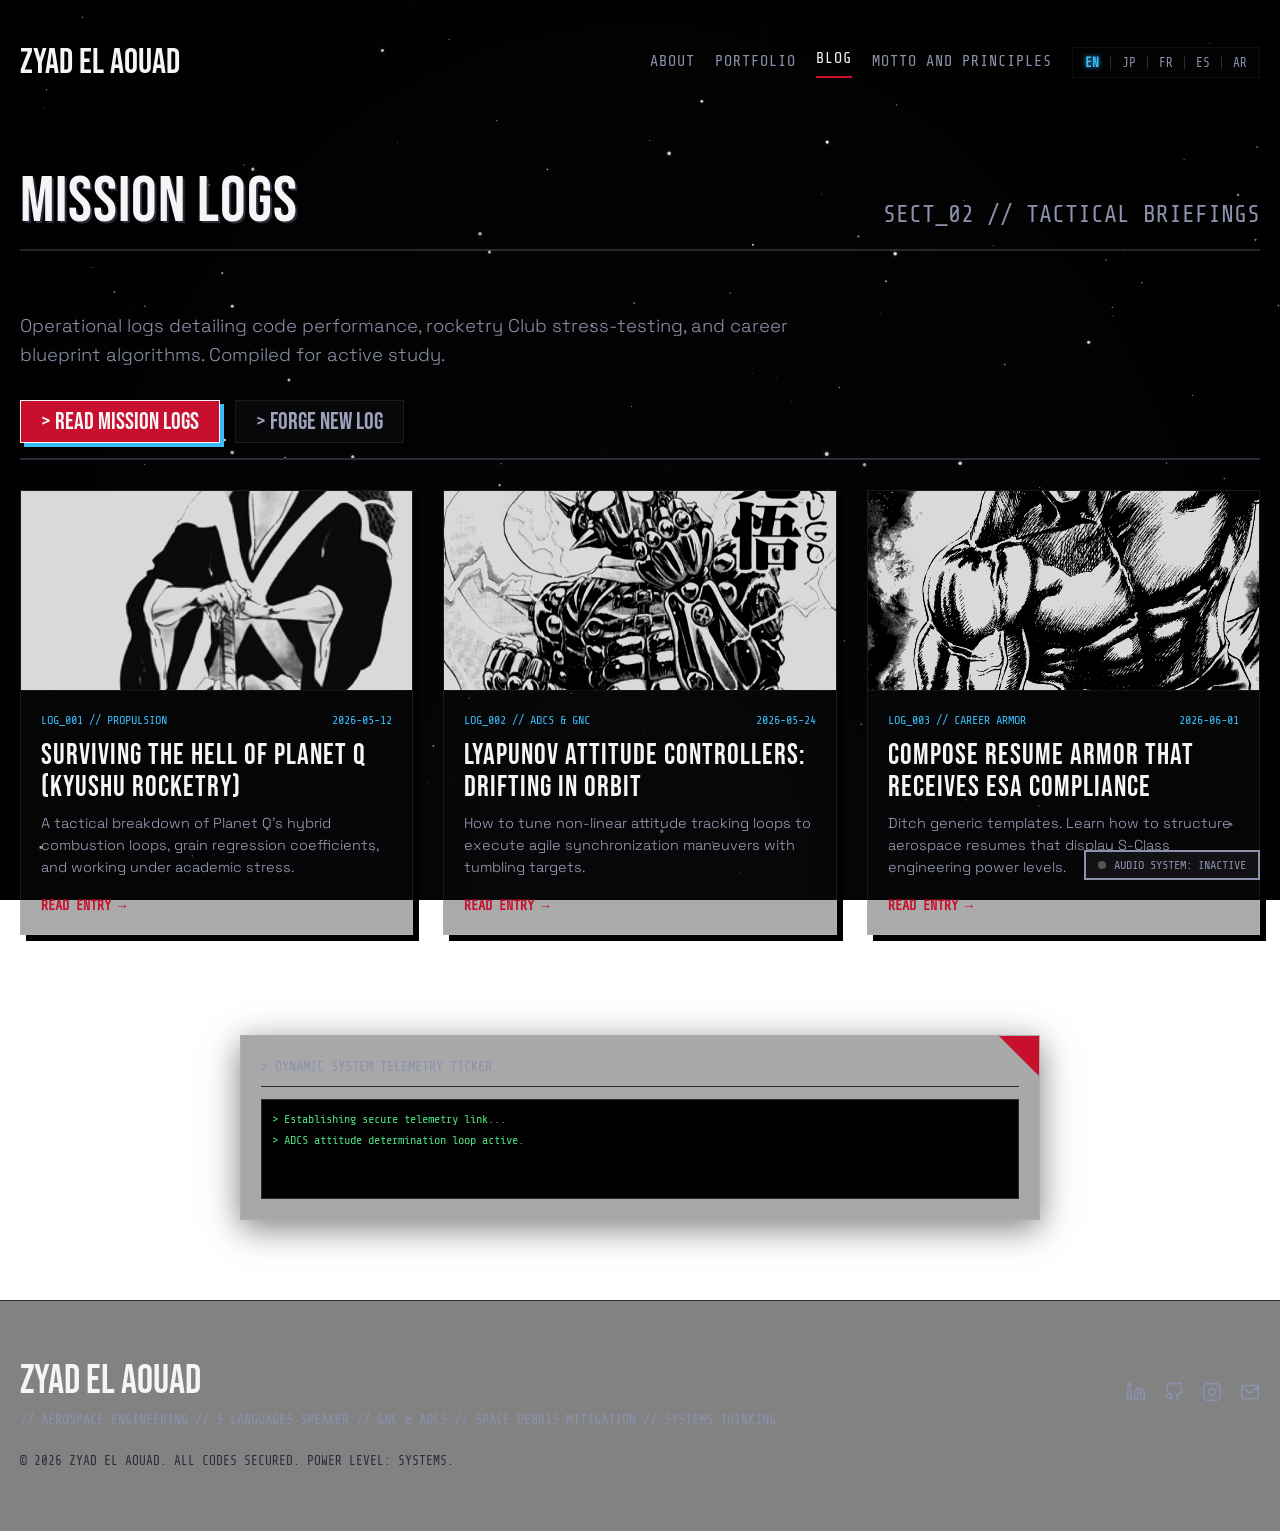
<file: blog.html>
﻿<!DOCTYPE html>
<html lang="en">
<head>
    <meta charset="UTF-8">
    <meta name="viewport" content="width=device-width, initial-scale=1.0">
    <meta name="description" content="Zyad El Aouad. Aerospace Engineer, 5 languages polyglot. Interests: in ADCS, guidance navigation and control (GNC), rocket propulsion, fluid dynamics, space robotics, orbital dynamics and flight simulation.">
    <title>Zyad El Aouad | Mission Logs Blog</title>
    
    <!-- Google Fonts for English/Latin & Cairo for Arabic -->
    <link rel="preconnect" href="https://fonts.googleapis.com">
    <link rel="preconnect" href="https://fonts.gstatic.com" crossorigin>
    <link href="https://fonts.googleapis.com/css2?family=Cairo:wght@400;700;900&family=Outfit:wght@400;700;900&display=swap" rel="stylesheet">
    
    <!-- CSS Stylesheet -->
    <link rel="stylesheet" href="index.css?v=2.1">
    
    <!-- Responsive mobile/tablet stylesheet overrides -->
    <style>
        /* Responsive typography scaling */
        .hero-title {
            font-size: clamp(2.2rem, 7vw, 4.8rem) !important;
        }
        .hero-description {
            font-size: clamp(1rem, 3.5vw, 1.25rem) !important;
        }
        
        /* Mobile Navigation stack */
        @media (max-width: 768px) {
            header {
                position: relative !important;
                padding: 15px 0 !important;
            }
            header .manga-container {
                flex-direction: column !important;
                gap: 15px !important;
                text-align: center !important;
            }
            header nav {
                flex-direction: column !important;
                gap: 10px !important;
                width: 100% !important;
                margin-top: 10px !important;
            }
            header .lang-selector-group {
                width: 100% !important;
                justify-content: center !important;
            }
            header .btn-bankai {
                width: 100% !important;
                text-align: center !important;
                margin: 0 !important;
                box-sizing: border-box !important;
            }
            main {
                padding-top: 40px !important;
            }
        }

        /* Responsive Grid layouts */
        @media (max-width: 992px) {
            .teaser-pillars .dojo-grid {
                grid-template-columns: 1fr !important;
                gap: 20px !important;
            }
            .monetization-wrapper {
                grid-template-columns: 1fr !important;
                gap: 30px !important;
            }
            #dojo .dojo-grid {
                grid-template-columns: 1fr !important;
                gap: 25px !important;
            }
        }

        /* Mobile layout styling overrides */
        @media (max-width: 600px) {
            .manga-panel {
                grid-template-columns: 1fr !important;
                padding: 20px !important;
            }
            .manga-grid {
                grid-template-columns: 1fr !important;
                gap: 20px !important;
            }
        }
    </style>
</head>
<body class="teaser-body-wrapper">

    <!-- Twinkling Starfield Canvas Overlay -->
    <canvas id="speed-lines-canvas"></canvas>

    <!-- Header / Nav -->
    <header style="position: absolute; top: 0; left: 0; width: 100%; z-index: 10; padding: 25px 0;">
        <div class="manga-container" style="display: flex; justify-content: space-between; align-items: center;">
            <div style="display: flex; align-items: baseline; gap: 8px;">
                <a href="index.html" class="footer-logo" style="font-size: 2.2rem; text-decoration: none; color: inherit;" data-i18n="teaser-logo">
                    Zyad El Aouad
                </a>
            </div>
            
            <nav style="display: flex; gap: 20px; align-items: center; flex-wrap: wrap;">
                <a href="about.html" class="footer-link" style="font-size: 0.95rem; letter-spacing: 1px;" data-i18n="nav-about">ABOUT</a>
                <a href="portfolio.html" class="footer-link" style="font-size: 0.95rem; letter-spacing: 1px;" data-i18n="nav-portfolio">PORTFOLIO</a>
                <a href="blog.html" class="footer-link active-nav-link" style="font-size: 0.95rem; letter-spacing: 1px;" data-i18n="nav-blog">BLOG</a>
                <a href="motto.html" class="footer-link" style="font-size: 0.95rem; letter-spacing: 1px;" data-i18n="nav-motto">MOTTO AND PRINCIPLES</a>
                
                <!-- Sleek Monospace Language Picker -->
                <div class="lang-selector-group" style="display: flex; align-items: center; gap: 6px; border: 1px solid var(--steel-dark); padding: 4px 8px; background-color: rgba(10, 10, 12, 0.8);">
                    <button class="lang-btn active" data-lang="en">EN</button>
                    <span style="color: var(--steel-dark); font-size: 0.8rem;">|</span>
                    <button class="lang-btn" data-lang="jp">JP</button>
                    <span style="color: var(--steel-dark); font-size: 0.8rem;">|</span>
                    <button class="lang-btn" data-lang="fr">FR</button>
                    <span style="color: var(--steel-dark); font-size: 0.8rem;">|</span>
                    <button class="lang-btn" data-lang="es">ES</button>
                    <span style="color: var(--steel-dark); font-size: 0.8rem;">|</span>
                    <button class="lang-btn" data-lang="ar">AR</button>
                </div>
            </nav>
        </div>
    </header>

    <main class="manga-container" style="padding-top: 130px; padding-bottom: 80px;">
        
        <!-- THE MISSION LOGS (BLOG) -->
        <section id="blog" style="padding: 40px 0 60px 0;">
            <div class="section-title-wrapper">
                <h2 class="section-title" data-i18n="blog-title">MISSION <span>LOGS</span></h2>
                <div class="section-num" data-i18n="blog-num">SECT_02 // TACTICAL BRIEFINGS</div>
            </div>

            <p class="blog-intro" style="margin-bottom: 30px; color: var(--steel);" data-i18n="blog-intro">
                Operational logs detailing code performance, rocketry Club stress-testing, and career blueprint algorithms. Compiled for active study.
            </p>

            <!-- Blog inline tab navigation -->
            <div class="blog-tabs-nav">
                <button id="blog-tab-read" class="blog-tab-btn active-tab" data-i18n="blog-tab-read">> READ MISSION LOGS</button>
                <button id="blog-tab-forge" class="blog-tab-btn" data-i18n="blog-tab-forge">> FORGE NEW LOG</button>
            </div>

            <!-- Panel 1: Read Blogs Grid -->
            <div id="blog-view-panel" class="blog-panel-content active-panel">
                <div class="blog-grid" id="blog-posts-container">
                    <!-- Dynamic Blog Cards Injected via app.js -->
                </div>
            </div>

            <!-- Panel 2: Write Blogs Split-Screen Editor -->
            <div id="blog-write-panel" class="blog-panel-content">
                <div class="blog-editor-grid">
                    <!-- Editor Left (Inputs) -->
                    <div class="editor-left">
                        <div class="json-monitor-title" data-i18n="editor-fields-title">BLUEPRINT_INPUT_FIELDS</div>
                        <form id="editor-blog-form" onsubmit="return false;">
                            <div class="terminal-form-group">
                                <label class="terminal-label" data-i18n="editor-lbl-title">> LOG ENTRY TITLE:</label>
                                <input type="text" id="editor-blog-title" class="terminal-input" required placeholder="e.g. SLIDING MODE DEBRIS STABILIZATION">
                            </div>
                            <div class="terminal-form-group">
                                <label class="terminal-label" data-i18n="editor-lbl-tag">> METADATA LOG CLASS (TAG):</label>
                                <input type="text" id="editor-blog-tag" class="terminal-input" required placeholder="e.g. ADCS, GNC, PROPULSION, UAV">
                            </div>
                            <div class="terminal-form-group">
                                <label class="terminal-label" data-i18n="editor-lbl-date">> COMPILATION STAMP (DATE):</label>
                                <input type="date" id="editor-blog-date" class="terminal-input" required>
                            </div>
                            <div class="terminal-form-group">
                                <label class="terminal-label" data-i18n="editor-lbl-cover">> CHOOSE COVER CARD INTERFACE:</label>
                                <select id="editor-blog-image" class="terminal-select" required>
                                    <option value="assets/manga_ichigo.jpg">Bleach Ichigo Cover (manga_ichigo.jpg)</option>
                                    <option value="assets/manga_kakugo_1.jpg">Kakugo Susume 1 (manga_kakugo_1.jpg)</option>
                                    <option value="assets/manga_kakugo_2.jpg">Kakugo Susume 2 (manga_kakugo_2.jpg)</option>
                                    <option value="assets/manga_ken.jfif">Ken Nekketsu (manga_ken.jfif)</option>
                                    <option value="assets/manga_ken_glasses.jfif">Ken Glasses (manga_ken_glasses.jfif)</option>
                                    <option value="assets/manga_hayato.jfif">Hayato Fighter (manga_hayato.jfif)</option>
                                    <option value="assets/manga_bibi.jfif">Bibi Star (manga_bibi.jfif)</option>
                                    <option value="assets/manga_justice.jfif">Justice Knight (manga_justice.jfif)</option>
                                    <option value="assets/zyad_profile.jpeg">Zyad Avatar Profile (zyad_profile.jpeg)</option>
                                    <option value="assets/zyad_lab_1.jpg">Zyad Laboratory (zyad_lab_1.jpg)</option>
                                    <option value="assets/zyad_nagasaki_1.jpg">Nagasaki Landscape (zyad_nagasaki_1.jpg)</option>
                                    <option value="assets/zyad_uav_1.jpeg">UAV Field Photo (zyad_uav_1.jpeg)</option>
                                    <option value="assets/zyad_rocket_1.jpeg">Planet Q Rocket (zyad_rocket_1.jpeg)</option>
                                </select>
                            </div>
                            <div class="terminal-form-group">
                                <label class="terminal-label" data-i18n="editor-lbl-excerpt">> LOG SUMMARY EXCERPT:</label>
                                <input type="text" id="editor-blog-excerpt" class="terminal-input" required placeholder="Brief single-sentence overview...">
                            </div>
                            
                            <div class="terminal-form-group">
                                <label class="terminal-label" data-i18n="editor-lbl-content">> CORE LOG TRANSMISSION (CONTENT):</label>
                                <!-- Editor Toolbar -->
                                <div class="editor-toolbar">
                                    <span style="font-family: var(--font-mono); font-size: 0.75rem; color: var(--steel); margin-right: 5px;">TOOLBAR:</span>
                                    <select id="toolbar-image-select" class="terminal-select" style="width: auto; padding: 2px 5px; font-size: 0.7rem; border-color: var(--steel-dark); margin-right: 5px;">
                                        <option value="assets/zyad_lab_1.jpg">Lab Photo 1</option>
                                        <option value="assets/zyad_lab_2.jpg">Lab Photo 2</option>
                                        <option value="assets/zyad_lab_3.jpeg">Lab Photo 3</option>
                                        <option value="assets/zyad_nagasaki_1.jpg">Nagasaki landscape</option>
                                        <option value="assets/zyad_nagasaki_2.jpg">Nagasaki scenic view</option>
                                        <option value="assets/zyad_uav_1.jpeg">UAV flight prep</option>
                                        <option value="assets/zyad_uav_2.jpeg">UAV on flightline</option>
                                        <option value="assets/zyad_rocket_1.jpeg">Planet Q Rocket assembly</option>
                                        <option value="assets/manga_ichigo.jpg">Manga Ichigo</option>
                                        <option value="assets/manga_kakugo_1.jpg">Manga Kakugo</option>
                                    </select>
                                    <button type="button" id="toolbar-btn-img" class="toolbar-btn">+ INSERT IMAGE</button>
                                    <button type="button" id="toolbar-btn-code" class="toolbar-btn" style="margin-left: 5px;">+ INSERT CODE BLOCK</button>
                                </div>
                                <textarea id="editor-blog-content" class="terminal-input" rows="12" style="resize: none;" required placeholder="Write the full body content here (HTML/Markdown supported). Double return starts a new paragraph. Use the toolbar to insert images..."></textarea>
                            </div>
                            <button type="submit" class="terminal-btn-submit" id="submit-editor-blog" data-i18n="editor-btn-submit">> TRANSMIT LOG TO DATABASE</button>
                            <button type="button" class="terminal-btn-submit" id="cancel-edit-btn" style="border-color: var(--steel); color: var(--steel); display: none; margin-top: 10px;" data-i18n="editor-btn-cancel">> CANCEL EDIT MODE</button>
                        </form>
                    </div>

                    <!-- Editor Right (Preview & Code) -->
                    <div class="editor-right">
                        <div class="json-monitor-title" data-i18n="editor-preview-title">LIVE_CARD_PREVIEW (REAL-TIME)</div>
                        <div id="live-card-sandbox" style="border: 2px dashed var(--steel-dark); padding: 15px; background-color: #07070a; display: flex; justify-content: center;">
                            <!-- Real time rendered card -->
                        </div>

                        <div>
                            <div class="json-monitor-title" data-i18n="editor-db-title">DATABASE_MONITOR.LOG</div>
                            <div class="telemetry-feed" id="db-json-monitor" style="height: 140px; color: var(--terminal-green); overflow-y: auto; white-space: pre; font-size: 0.75rem;">
                                <!-- Live JSON dump -->
                            </div>
                            <button class="terminal-btn-submit" id="wipe-db-btn" style="margin-top: 10px; border-color: var(--crimson); color: var(--crimson); font-size: 0.8rem; padding: 6px 12px;" data-i18n="editor-btn-wipe">WIPE LOCAL DATABASE</button>
                        </div>
                    </div>
                </div>
            </div>
        </section>

        <!-- Dynamic Live Ticker Overlay -->
        <div class="hero-dashboard manga-outline" style="max-width: 800px; margin: 40px auto 0 auto; padding: 20px; background-color: #07080b;">
            <div class="dashboard-header" style="border-bottom: 1px solid var(--steel-dark); padding-bottom: 8px; margin-bottom: 12px;">
                <span data-i18n="teaser-feed-header">> DYNAMIC SYSTEM TELEMETRY TICKER</span>
            </div>
            <div class="telemetry-feed" id="telemetry-log" style="height: 100px; color: var(--terminal-green);">
                <div class="telemetry-line">> Establishing secure telemetry link...</div>
                <div class="telemetry-line">> ADCS attitude determination loop active.</div>
            </div>
        </div>

    </main>

    <!-- FOOTER -->
    <footer style="border-top: 1px solid var(--steel-dark); padding: 40px 0;">
        <div class="manga-container" style="display: flex; justify-content: space-between; align-items: center; flex-wrap: wrap; gap: 20px;">
            <div>
                <a href="index.html" class="footer-logo" style="text-decoration: none; color: inherit;" data-i18n="teaser-logo">
                    Zyad El Aouad
                </a>
                <p style="color: var(--steel); font-family: var(--font-mono); font-size: 0.85rem; margin-top: 8px;" data-i18n="teaser-footer-sub">
                    // MENTORSHIP STAGES // 5 LANGUAGES SUPPORTED
                </p>
            </div>
            
            <div class="footer-socials" style="display: flex; gap: 18px; align-items: center;">
                <a href="https://www.linkedin.com/in/zyad-el-aouad/" target="_blank" rel="noopener noreferrer" class="social-link" title="LinkedIn" style="color: var(--steel); transition: color 0.2s ease;">
                    <svg xmlns="http://www.w3.org/2000/svg" width="20" height="20" viewBox="0 0 24 24" fill="none" stroke="currentColor" stroke-width="2" stroke-linecap="round" stroke-linejoin="round"><path d="M16 8a6 6 0 0 1 6 6v7h-4v-7a2 2 0 0 0-2-2 2 2 0 0 0-2 2v7h-4v-7a6 6 0 0 1 6-6z"/><rect x="2" y="9" width="4" height="12"/><circle cx="4" cy="4" r="2"/></svg>
                </a>
                <a href="https://github.com/ZyadElAouad" target="_blank" rel="noopener noreferrer" class="social-link" title="GitHub" style="color: var(--steel); transition: color 0.2s ease;">
                    <svg xmlns="http://www.w3.org/2000/svg" width="20" height="20" viewBox="0 0 24 24" fill="none" stroke="currentColor" stroke-width="2" stroke-linecap="round" stroke-linejoin="round"><path d="M9 19c-5 1.5-5-2.5-7-3m14 6v-3.87a3.37 3.37 0 0 0-.94-2.61c3.14-.35 6.44-1.54 6.44-7A5.44 5.44 0 0 0 20 4.77 5.07 5.07 0 0 0 19.91 1S18.73.65 16 2.48a13.38 13.38 0 0 0-7 0C6.27.65 5.09 1 5.09 1A5.07 5.07 0 0 0 5 4.77a5.44 5.44 0 0 0-1.5 3.78c0 5.42 3.3 6.61 6.44 7A3.37 3.37 0 0 0 9 18.13V22"/></svg>
                </a>
                <a href="https://www.instagram.com/zyadelaouad/" target="_blank" rel="noopener noreferrer" class="social-link" title="Instagram" style="color: var(--steel); transition: color 0.2s ease;">
                    <svg xmlns="http://www.w3.org/2000/svg" width="20" height="20" viewBox="0 0 24 24" fill="none" stroke="currentColor" stroke-width="2" stroke-linecap="round" stroke-linejoin="round"><rect x="2" y="2" width="20" height="20" rx="5" ry="5"/><path d="M16 11.37A4 4 0 1 1 12.63 8 4 4 0 0 1 16 11.37z"/><line x1="17.5" y1="6.5" x2="17.51" y2="6.5"/></svg>
                </a>
                <a href="mailto:elaouadzyad@gmail.com" class="social-link" title="Email" style="color: var(--steel); transition: color 0.2s ease;">
                    <svg xmlns="http://www.w3.org/2000/svg" width="20" height="20" viewBox="0 0 24 24" fill="none" stroke="currentColor" stroke-width="2" stroke-linecap="round" stroke-linejoin="round"><path d="M4 4h16c1.1 0 2 .9 2 2v12c0 1.1-.9 2-2 2H4c-1.1 0-2-.9-2-2V6c0-1.1.9-2 2-2z"/><path d="M22 6l-10 7L2 6"/></svg>
                </a>
            </div>

            <div class="footer-copy" style="font-family: var(--font-mono); font-size: 0.8rem; color: var(--steel-dark); margin: 0;" data-i18n="teaser-footer-copy">
                &copy; 2026 ZYAD EL AOUAD. ALL CODES SECURED. POWER LEVEL: SYSTEMS.
            </div>
        </div>
    </footer>



    <!-- GENERAL DIALOG/DRAWER BLUEPRINT MODAL -->
    <div class="modal-overlay" id="blueprint-modal">
        <div class="terminal-box manga-outline" style="border-color: var(--steel); max-width: 800px; width: 100%;">
            <div class="terminal-header" style="background-color: var(--steel-dark); display: flex; justify-content: space-between; align-items: center;">
                <div style="display: flex; align-items: center; gap: 12px;">
                    <div class="terminal-dots">
                        <span class="dot dot-red"></span>
                        <span class="dot" style="background-color:#555;"></span>
                        <span class="dot" style="background-color:#555;"></span>
                    </div>
                    <span id="blueprint-header-title">BLUEPRINT_SPEC_READER.EXE</span>
                </div>
                <div style="display: flex; align-items: center; gap: 15px;">
                    <button class="terminal-btn-submit" id="edit-active-blog-btn" style="font-size: 0.75rem; padding: 4px 10px; width: auto; border-color: var(--accent-gold); color: var(--accent-gold); display: none; margin: 0;">EDIT LOG</button>
                    <button class="terminal-close" id="close-blueprint" style="font-size: 1.5rem; line-height: 1;">&times;</button>
                </div>
            </div>
            
            <div class="terminal-body" style="max-height: 80vh; overflow-y: auto; padding: 0;">
                <!-- Main Content Body -->
                <div id="blueprint-body-content" style="padding: 25px;">
                    <!-- Dynamic Content Injection -->
                </div>

                <!-- Dynamic Telemetry Comments Thread -->
                <div id="blueprint-comments-block" style="padding: 25px; border-top: 2px dashed var(--steel-dark); background-color: #07080b;">
                    <!-- Dynamic Comments Injection -->
                </div>
            </div>
        </div>
    </div>

    <!-- Web Audio API Synth Toggle (Mute/Unmute in corner) -->
    <div style="position: fixed; bottom: 20px; right: 20px; z-index: 50;">
        <button id="audio-toggle" style="background-color: rgba(20, 20, 23, 0.9); border: 2px solid var(--steel); color: var(--steel); font-family: var(--font-mono); font-size: 0.75rem; padding: 6px 12px; cursor: pointer; display: flex; align-items: center; gap: 8px;">
            <span id="audio-status-indicator" style="display:inline-block; width:8px; height:8px; border-radius:50%; background-color:#555;"></span>
            <span>AUDIO SYSTEM: INACTIVE</span>
        </button>
    </div>

    <!-- JS Core scripts -->
    <script src="translations.js?v=2.1"></script>
    <script src="app.js?v=2.1"></script>
</body>
</html>
</file>
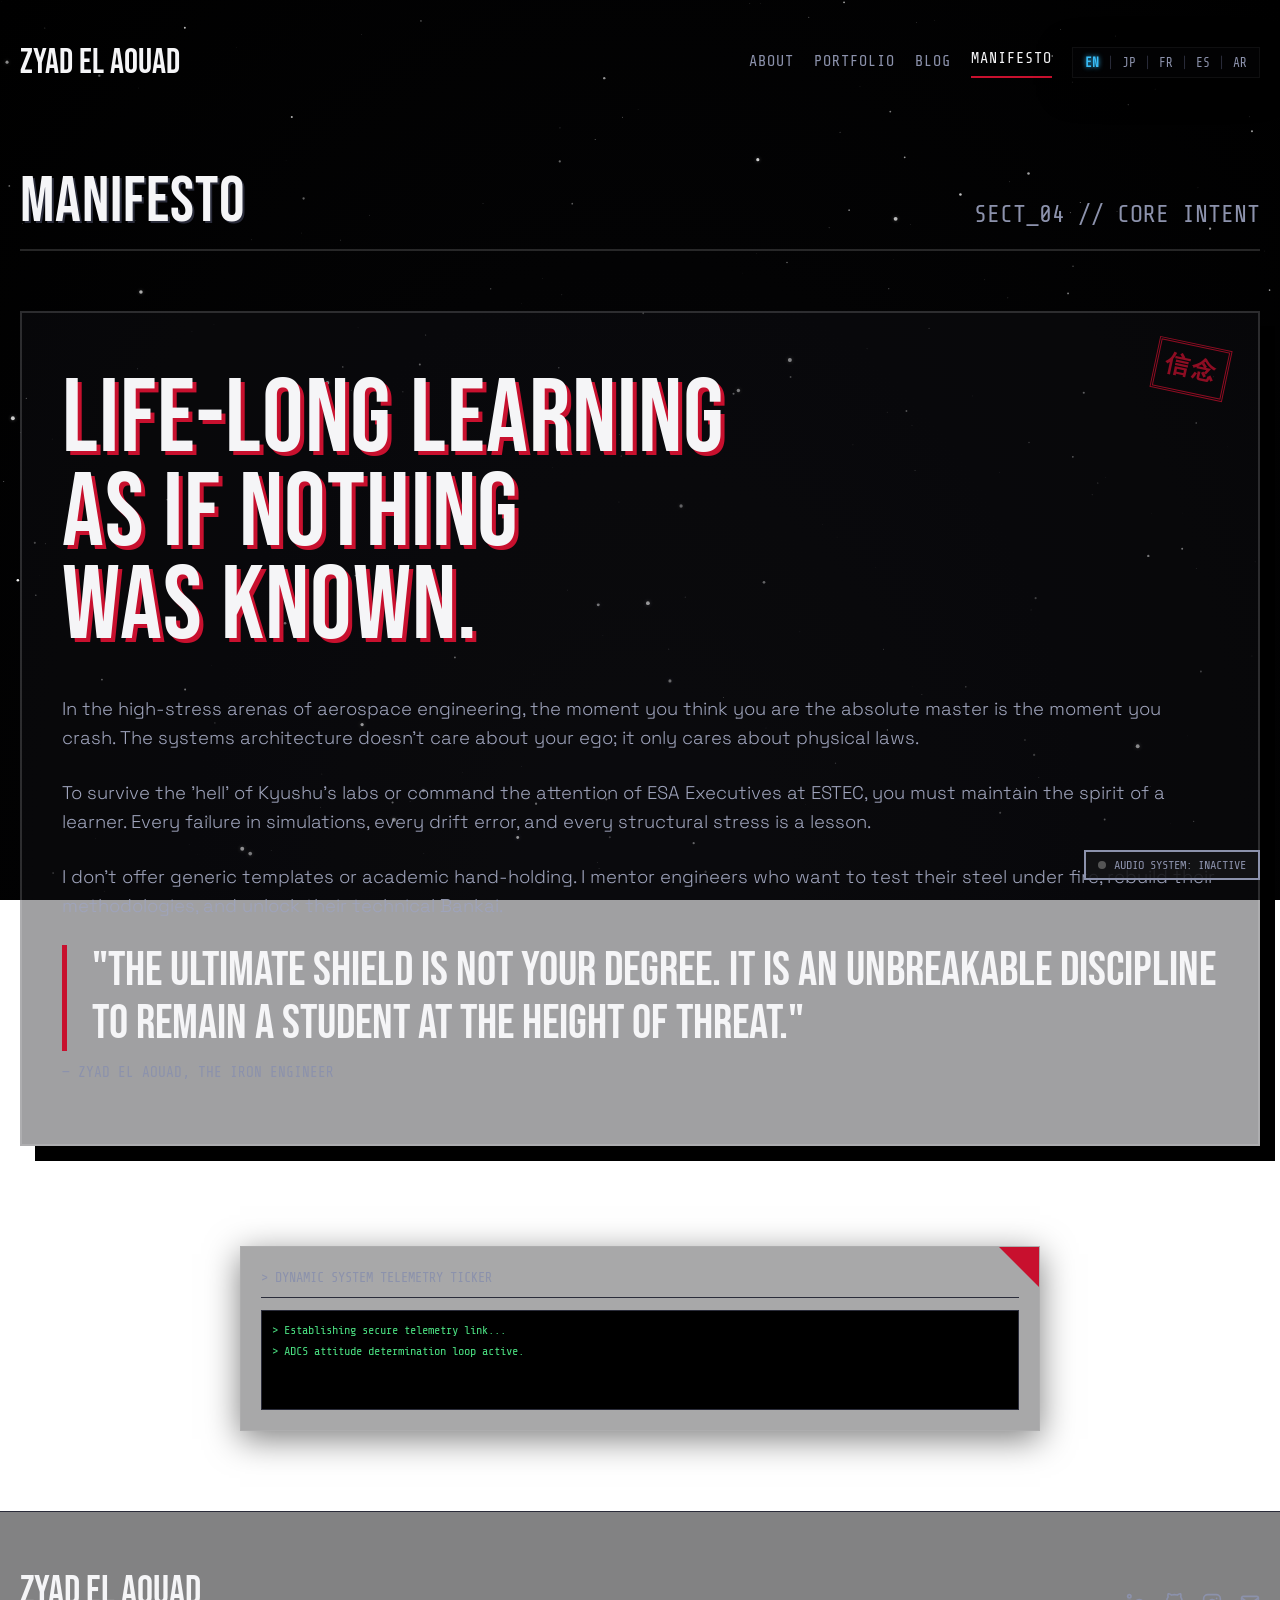
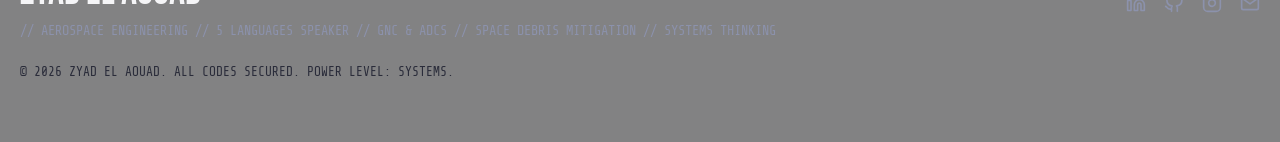
<file: manifesto.html>
﻿<!DOCTYPE html>
<html lang="en">
<head>
    <meta charset="UTF-8">
    <meta name="viewport" content="width=device-width, initial-scale=1.0">
    <meta name="description" content="Zyad El Aouad. High-intensity aerospace GNC mentorship, career portfolio armor, and emotional resilience coaching for future engineers.">
    <title>Zyad El Aouad | The Manifesto</title>
    
    <!-- Google Fonts for English/Latin & Cairo for Arabic -->
    <link rel="preconnect" href="https://fonts.googleapis.com">
    <link rel="preconnect" href="https://fonts.gstatic.com" crossorigin>
    <link href="https://fonts.googleapis.com/css2?family=Cairo:wght@400;700;900&family=Outfit:wght@400;700;900&display=swap" rel="stylesheet">
    
    <!-- CSS Stylesheet -->
    <link rel="stylesheet" href="index.css?v=2.1">
    
    <!-- Responsive mobile/tablet stylesheet overrides -->
    <style>
        /* Responsive typography scaling */
        .hero-title {
            font-size: clamp(2.2rem, 7vw, 4.8rem) !important;
        }
        .hero-description {
            font-size: clamp(1rem, 3.5vw, 1.25rem) !important;
        }
        
        /* Mobile Navigation stack */
        @media (max-width: 768px) {
            header {
                position: relative !important;
                padding: 15px 0 !important;
            }
            header .manga-container {
                flex-direction: column !important;
                gap: 15px !important;
                text-align: center !important;
            }
            header nav {
                flex-direction: column !important;
                gap: 10px !important;
                width: 100% !important;
                margin-top: 10px !important;
            }
            header .lang-selector-group {
                width: 100% !important;
                justify-content: center !important;
                margin-top: 10px !important;
            }
            header .btn-bankai {
                width: 100% !important;
                text-align: center !important;
                margin: 0 !important;
                box-sizing: border-box !important;
            }
            main {
                padding-top: 40px !important;
            }
        }

        /* Responsive Grid layouts */
        @media (max-width: 992px) {
            .teaser-pillars .dojo-grid {
                grid-template-columns: 1fr !important;
                gap: 20px !important;
            }
            .monetization-wrapper {
                grid-template-columns: 1fr !important;
                gap: 30px !important;
            }
            #dojo .dojo-grid {
                grid-template-columns: 1fr !important;
                gap: 25px !important;
            }
        }

        /* Mobile layout styling overrides */
        @media (max-width: 600px) {
            .manga-panel {
                grid-template-columns: 1fr !important;
                padding: 20px !important;
            }
            .manga-grid {
                grid-template-columns: 1fr !important;
                gap: 20px !important;
            }
        }
    </style>
</head>
<body class="teaser-body-wrapper">

    <!-- Twinkling Starfield Canvas Overlay -->
    <canvas id="speed-lines-canvas"></canvas>

    <!-- Header / Nav -->
    <header style="position: absolute; top: 0; left: 0; width: 100%; z-index: 10; padding: 25px 0;">
        <div class="manga-container" style="display: flex; justify-content: space-between; align-items: center;">
            <div style="display: flex; align-items: baseline; gap: 8px;">
                <a href="index.html" class="footer-logo" style="font-size: 2.2rem; text-decoration: none; color: inherit;" data-i18n="teaser-logo">
                    Zyad El Aouad
                </a>
            </div>
            
            <nav style="display: flex; gap: 20px; align-items: center; flex-wrap: wrap;">
                <a href="about.html" class="footer-link" style="font-size: 0.95rem; letter-spacing: 1px;" data-i18n="nav-about">ABOUT</a>
                <a href="portfolio.html" class="footer-link" style="font-size: 0.95rem; letter-spacing: 1px;" data-i18n="nav-portfolio">PORTFOLIO</a>
                <a href="blog.html" class="footer-link" style="font-size: 0.95rem; letter-spacing: 1px;" data-i18n="nav-blog">BLOG</a>
                <a href="manifesto.html" class="footer-link active-nav-link" style="font-size: 0.95rem; letter-spacing: 1px;" data-i18n="nav-manifesto">MANIFESTO</a>
                
                <!-- Sleek Monospace Language Picker -->
                <div class="lang-selector-group" style="display: flex; align-items: center; gap: 6px; border: 1px solid var(--steel-dark); padding: 4px 8px; background-color: rgba(10, 10, 12, 0.8);">
                    <button class="lang-btn active" data-lang="en">EN</button>
                    <span style="color: var(--steel-dark); font-size: 0.8rem;">|</span>
                    <button class="lang-btn" data-lang="jp">JP</button>
                    <span style="color: var(--steel-dark); font-size: 0.8rem;">|</span>
                    <button class="lang-btn" data-lang="fr">FR</button>
                    <span style="color: var(--steel-dark); font-size: 0.8rem;">|</span>
                    <button class="lang-btn" data-lang="es">ES</button>
                    <span style="color: var(--steel-dark); font-size: 0.8rem;">|</span>
                    <button class="lang-btn" data-lang="ar">AR</button>
                </div>
            </nav>
        </div>
    </header>

    <main class="manga-container" style="padding-top: 130px; padding-bottom: 80px;">
        
        <!-- THE MANIFESTO -->
        <section id="manifesto" style="padding: 40px 0 60px 0;">
            <div class="section-title-wrapper">
                <h2 class="section-title" data-i18n="nav-manifesto">THE <span>MANIFESTO</span></h2>
                <div class="section-num" data-i18n="manifesto-num">SECT_04 // CORE INTENT</div>
            </div>
            
            <div class="manifesto-panel manga-outline">
                <div class="japanese-stamp" style="font-size: 1.5rem; top: 30px; right: 30px;">信念</div>
                <h3 class="manifesto-title-large" data-i18n="manifesto-title">SYSTEM HARDENING BLUEPRINT</h3>
                <div class="manifesto-body">
                    <p data-i18n="manifesto-para-1">
                        In the high-stress arenas of aerospace engineering, the moment you think you are the absolute master is the moment you crash. The systems architecture doesn't care about your ego; it only cares about physical laws.
                    </p>
                    <p data-i18n="manifesto-para-2">
                        To survive the 'hell' of Kyushu's labs or command the attention of ESA Executives at ESTEC, you must maintain the spirit of a learner. Every failure in simulations, every drift error, and every structural stress is a lesson.
                    </p>
                    <p data-i18n="manifesto-para-3">
                        I don't offer generic templates or academic hand-holding. I mentor engineers who want to test their steel under fire, rebuild their methodologies, and unlock their technical Bankai.
                    </p>
                </div>
                <div class="manifesto-quote" data-i18n="manifesto-quote">
                    "THE ULTIMATE SHIELD IS NOT YOUR DEGREE. IT IS AN UNBREAKABLE DISCIPLINE TO REMAIN A STUDENT AT THE HEIGHT OF THREAT."
                </div>
                <div style="font-family: var(--font-mono); color: var(--steel); font-size: 0.9rem; margin-top: 10px; text-transform: uppercase;" data-i18n="manifesto-author">
                    &mdash; ZYAD EL AOUAD, THE IRON ENGINEER
                </div>
            </div>
        </section>

        <!-- Dynamic Live Ticker Overlay -->
        <div class="hero-dashboard manga-outline" style="max-width: 800px; margin: 40px auto 0 auto; padding: 20px; background-color: #07080b;">
            <div class="dashboard-header" style="border-bottom: 1px solid var(--steel-dark); padding-bottom: 8px; margin-bottom: 12px;">
                <span data-i18n="teaser-feed-header">> DYNAMIC SYSTEM TELEMETRY TICKER</span>
            </div>
            <div class="telemetry-feed" id="telemetry-log" style="height: 100px; color: var(--terminal-green);">
                <div class="telemetry-line">> Establishing secure telemetry link...</div>
                <div class="telemetry-line">> ADCS attitude determination loop active.</div>
            </div>
        </div>

    </main>

    <!-- FOOTER -->
    <footer style="border-top: 1px solid var(--steel-dark); padding: 40px 0;">
        <div class="manga-container" style="display: flex; justify-content: space-between; align-items: center; flex-wrap: wrap; gap: 20px;">
            <div>
                <a href="index.html" class="footer-logo" style="text-decoration: none; color: inherit;" data-i18n="teaser-logo">
                    Zyad El Aouad
                </a>
                <p style="color: var(--steel); font-family: var(--font-mono); font-size: 0.85rem; margin-top: 8px;" data-i18n="teaser-footer-sub">
                    // MENTORSHIP STAGES // 5 LANGUAGES SUPPORTED
                </p>
            </div>
            
            <div class="footer-socials" style="display: flex; gap: 18px; align-items: center;">
                <a href="https://www.linkedin.com/in/zyad-el-aouad/" target="_blank" rel="noopener noreferrer" class="social-link" title="LinkedIn" style="color: var(--steel); transition: color 0.2s ease;">
                    <svg xmlns="http://www.w3.org/2000/svg" width="20" height="20" viewBox="0 0 24 24" fill="none" stroke="currentColor" stroke-width="2" stroke-linecap="round" stroke-linejoin="round"><path d="M16 8a6 6 0 0 1 6 6v7h-4v-7a2 2 0 0 0-2-2 2 2 0 0 0-2 2v7h-4v-7a6 6 0 0 1 6-6z"/><rect x="2" y="9" width="4" height="12"/><circle cx="4" cy="4" r="2"/></svg>
                </a>
                <a href="https://github.com/ZyadElAouad" target="_blank" rel="noopener noreferrer" class="social-link" title="GitHub" style="color: var(--steel); transition: color 0.2s ease;">
                    <svg xmlns="http://www.w3.org/2000/svg" width="20" height="20" viewBox="0 0 24 24" fill="none" stroke="currentColor" stroke-width="2" stroke-linecap="round" stroke-linejoin="round"><path d="M9 19c-5 1.5-5-2.5-7-3m14 6v-3.87a3.37 3.37 0 0 0-.94-2.61c3.14-.35 6.44-1.54 6.44-7A5.44 5.44 0 0 0 20 4.77 5.07 5.07 0 0 0 19.91 1S18.73.65 16 2.48a13.38 13.38 0 0 0-7 0C6.27.65 5.09 1 5.09 1A5.07 5.07 0 0 0 5 4.77a5.44 5.44 0 0 0-1.5 3.78c0 5.42 3.3 6.61 6.44 7A3.37 3.37 0 0 0 9 18.13V22"/></svg>
                </a>
                <a href="https://www.instagram.com/zyadelaouad/" target="_blank" rel="noopener noreferrer" class="social-link" title="Instagram" style="color: var(--steel); transition: color 0.2s ease;">
                    <svg xmlns="http://www.w3.org/2000/svg" width="20" height="20" viewBox="0 0 24 24" fill="none" stroke="currentColor" stroke-width="2" stroke-linecap="round" stroke-linejoin="round"><rect x="2" y="2" width="20" height="20" rx="5" ry="5"/><path d="M16 11.37A4 4 0 1 1 12.63 8 4 4 0 0 1 16 11.37z"/><line x1="17.5" y1="6.5" x2="17.51" y2="6.5"/></svg>
                </a>
                <a href="mailto:elaouadzyad@gmail.com" class="social-link" title="Email" style="color: var(--steel); transition: color 0.2s ease;">
                    <svg xmlns="http://www.w3.org/2000/svg" width="20" height="20" viewBox="0 0 24 24" fill="none" stroke="currentColor" stroke-width="2" stroke-linecap="round" stroke-linejoin="round"><path d="M4 4h16c1.1 0 2 .9 2 2v12c0 1.1-.9 2-2 2H4c-1.1 0-2-.9-2-2V6c0-1.1.9-2 2-2z"/><path d="M22 6l-10 7L2 6"/></svg>
                </a>
            </div>

            <div class="footer-copy" style="font-family: var(--font-mono); font-size: 0.8rem; color: var(--steel-dark); margin: 0;" data-i18n="teaser-footer-copy">
                &copy; 2026 ZYAD EL AOUAD. ALL CODES SECURED. POWER LEVEL: SYSTEMS.
            </div>
        </div>
    </footer>



    <!-- GENERAL DIALOG/DRAWER BLUEPRINT MODAL -->
    <div class="modal-overlay" id="blueprint-modal">
        <div class="terminal-box manga-outline" style="border-color: var(--steel); max-width: 800px; width: 100%;">
            <div class="terminal-header" style="background-color: var(--steel-dark); display: flex; justify-content: space-between; align-items: center;">
                <div style="display: flex; align-items: center; gap: 12px;">
                    <div class="terminal-dots">
                        <span class="dot dot-red"></span>
                        <span class="dot" style="background-color:#555;"></span>
                        <span class="dot" style="background-color:#555;"></span>
                    </div>
                    <span id="blueprint-header-title">BLUEPRINT_SPEC_READER.EXE</span>
                </div>
                <div style="display: flex; align-items: center; gap: 15px;">
                    <button class="terminal-btn-submit" id="edit-active-blog-btn" style="font-size: 0.75rem; padding: 4px 10px; width: auto; border-color: var(--accent-gold); color: var(--accent-gold); display: none; margin: 0;">EDIT LOG</button>
                    <button class="terminal-close" id="close-blueprint" style="font-size: 1.5rem; line-height: 1;">&times;</button>
                </div>
            </div>
            
            <div class="terminal-body" style="max-height: 80vh; overflow-y: auto; padding: 0;">
                <!-- Main Content Body -->
                <div id="blueprint-body-content" style="padding: 25px;">
                    <!-- Dynamic Content Injection -->
                </div>

                <!-- Dynamic Telemetry Comments Thread -->
                <div id="blueprint-comments-block" style="padding: 25px; border-top: 2px dashed var(--steel-dark); background-color: #07080b;">
                    <!-- Dynamic Comments Injection -->
                </div>
            </div>
        </div>
    </div>

    <!-- Web Audio API Synth Toggle (Mute/Unmute in corner) -->
    <div style="position: fixed; bottom: 20px; right: 20px; z-index: 50;">
        <button id="audio-toggle" style="background-color: rgba(20, 20, 23, 0.9); border: 2px solid var(--steel); color: var(--steel); font-family: var(--font-mono); font-size: 0.75rem; padding: 6px 12px; cursor: pointer; display: flex; align-items: center; gap: 8px;">
            <span id="audio-status-indicator" style="display:inline-block; width:8px; height:8px; border-radius:50%; background-color:#555;"></span>
            <span>AUDIO SYSTEM: INACTIVE</span>
        </button>
    </div>

    <!-- JS Core scripts -->
    <script src="translations.js?v=2.1"></script>
    <script src="app.js?v=2.1"></script>
</body>
</html>
</file>
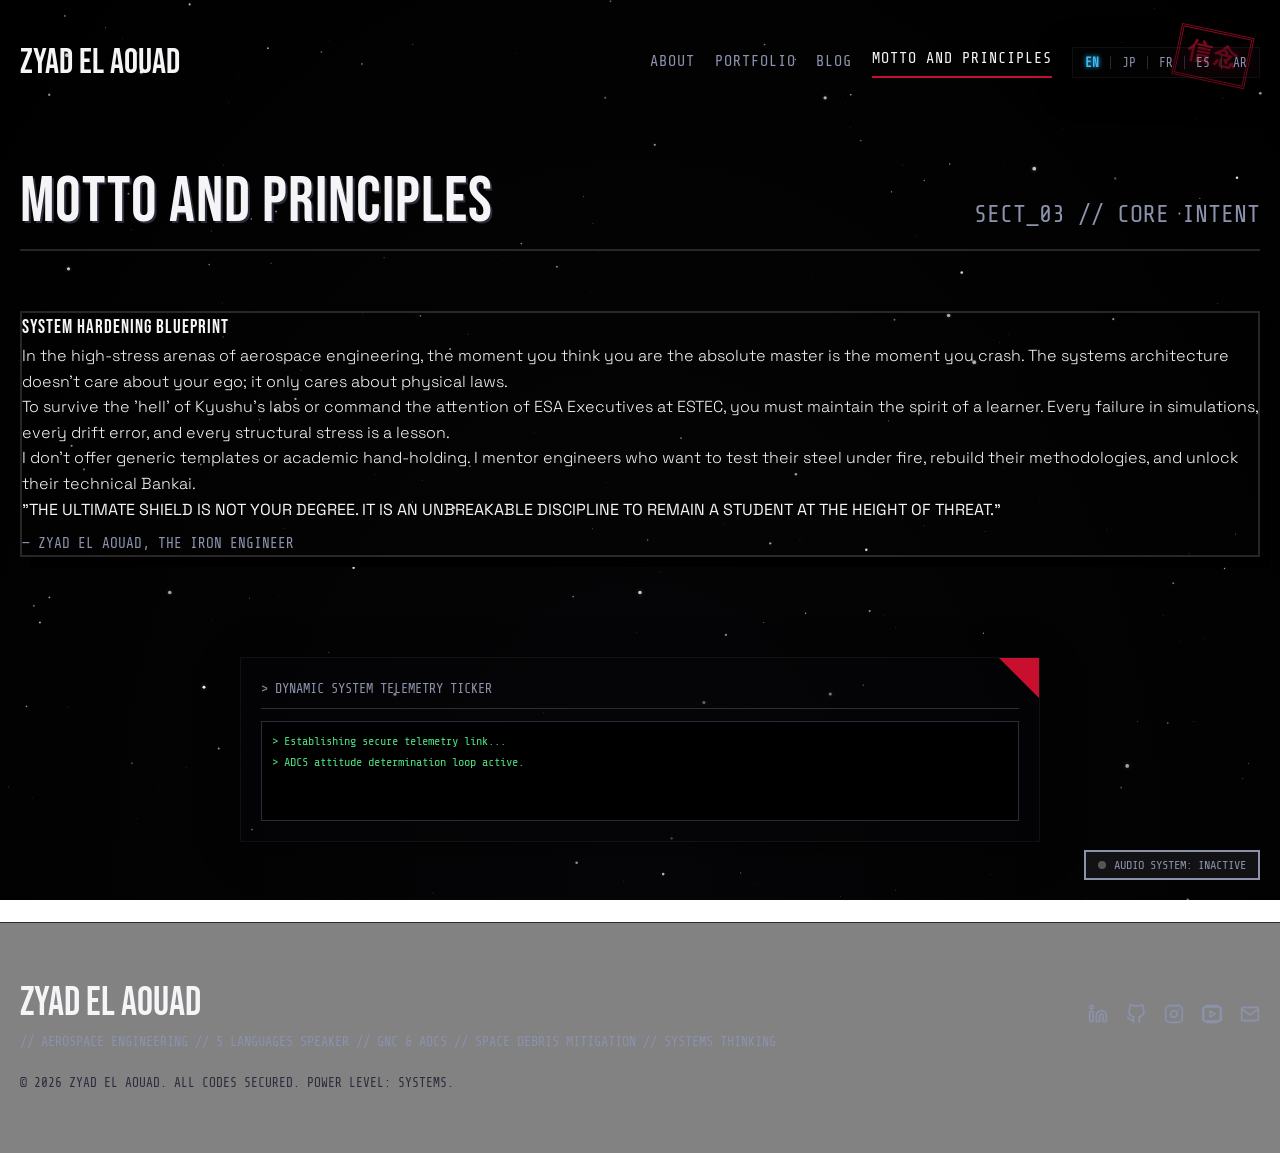
<file: motto.html>
﻿<!DOCTYPE html>
<html lang="en">
<head>
    <meta charset="UTF-8">
    <meta name="viewport" content="width=device-width, initial-scale=1.0">
    <meta name="description" content="Zyad El Aouad. Aerospace Engineer, 5 languages polyglot. Interests: in ADCS, guidance navigation and control (GNC), rocket propulsion, fluid dynamics, space robotics, orbital dynamics and flight simulation.">
    <title>Zyad El Aouad | The Motto</title>
    
    <!-- Google Fonts for English/Latin & Cairo for Arabic -->
    <link rel="preconnect" href="https://fonts.googleapis.com">
    <link rel="preconnect" href="https://fonts.gstatic.com" crossorigin>
    <link href="https://fonts.googleapis.com/css2?family=Cairo:wght@400;700;900&family=Outfit:wght@400;700;900&display=swap" rel="stylesheet">
    
    <!-- CSS Stylesheet -->
    <link rel="stylesheet" href="index.css?v=2.1">
    
    <!-- Responsive mobile/tablet stylesheet overrides -->
    <style>
        /* Responsive typography scaling */
        .hero-title {
            font-size: clamp(2.2rem, 7vw, 4.8rem) !important;
        }
        .hero-description {
            font-size: clamp(1rem, 3.5vw, 1.25rem) !important;
        }
        
        /* Mobile Navigation stack */
        @media (max-width: 768px) {
            header {
                position: relative !important;
                padding: 15px 0 !important;
            }
            header .manga-container {
                flex-direction: column !important;
                gap: 15px !important;
                text-align: center !important;
            }
            header nav {
                flex-direction: column !important;
                gap: 10px !important;
                width: 100% !important;
                margin-top: 10px !important;
            }
            header .lang-selector-group {
                width: 100% !important;
                justify-content: center !important;
                margin-top: 10px !important;
            }
            header .btn-bankai {
                width: 100% !important;
                text-align: center !important;
                margin: 0 !important;
                box-sizing: border-box !important;
            }
            main {
                padding-top: 40px !important;
            }
        }

        /* Responsive Grid layouts */
        @media (max-width: 992px) {
            .teaser-pillars .dojo-grid {
                grid-template-columns: 1fr !important;
                gap: 20px !important;
            }
            .monetization-wrapper {
                grid-template-columns: 1fr !important;
                gap: 30px !important;
            }
            #dojo .dojo-grid {
                grid-template-columns: 1fr !important;
                gap: 25px !important;
            }
        }

        /* Mobile layout styling overrides */
        @media (max-width: 600px) {
            .manga-panel {
                grid-template-columns: 1fr !important;
                padding: 20px !important;
            }
            .manga-grid {
                grid-template-columns: 1fr !important;
                gap: 20px !important;
            }
        }
    </style>
</head>
<body class="teaser-body-wrapper">

    <!-- Twinkling Starfield Canvas Overlay -->
    <canvas id="speed-lines-canvas"></canvas>

    <!-- Header / Nav -->
    <header style="position: absolute; top: 0; left: 0; width: 100%; z-index: 10; padding: 25px 0;">
        <div class="manga-container" style="display: flex; justify-content: space-between; align-items: center;">
            <div style="display: flex; align-items: baseline; gap: 8px;">
                <a href="index.html" class="footer-logo" style="font-size: 2.2rem; text-decoration: none; color: inherit;" data-i18n="teaser-logo">
                    Zyad El Aouad
                </a>
            </div>
            
            <nav style="display: flex; gap: 20px; align-items: center; flex-wrap: wrap;">
                <a href="about.html" class="footer-link" style="font-size: 0.95rem; letter-spacing: 1px;" data-i18n="nav-about">ABOUT</a>
                <a href="portfolio.html" class="footer-link" style="font-size: 0.95rem; letter-spacing: 1px;" data-i18n="nav-portfolio">PORTFOLIO</a>
                <a href="blog.html" class="footer-link" style="font-size: 0.95rem; letter-spacing: 1px;" data-i18n="nav-blog">BLOG</a>
                <a href="motto.html" class="footer-link active-nav-link" style="font-size: 0.95rem; letter-spacing: 1px;" data-i18n="nav-motto">MOTTO AND PRINCIPLES</a>
                
                <!-- Sleek Monospace Language Picker -->
                <div class="lang-selector-group" style="display: flex; align-items: center; gap: 6px; border: 1px solid var(--steel-dark); padding: 4px 8px; background-color: rgba(10, 10, 12, 0.8);">
                    <button class="lang-btn active" data-lang="en">EN</button>
                    <span style="color: var(--steel-dark); font-size: 0.8rem;">|</span>
                    <button class="lang-btn" data-lang="jp">JP</button>
                    <span style="color: var(--steel-dark); font-size: 0.8rem;">|</span>
                    <button class="lang-btn" data-lang="fr">FR</button>
                    <span style="color: var(--steel-dark); font-size: 0.8rem;">|</span>
                    <button class="lang-btn" data-lang="es">ES</button>
                    <span style="color: var(--steel-dark); font-size: 0.8rem;">|</span>
                    <button class="lang-btn" data-lang="ar">AR</button>
                </div>
            </nav>
        </div>
    </header>

    <main class="manga-container" style="padding-top: 130px; padding-bottom: 80px;">
        
        <!-- THE MOTTO -->
        <section id="motto" style="padding: 40px 0 60px 0;">
            <div class="section-title-wrapper">
                <h2 class="section-title" data-i18n="nav-motto">THE <span>MOTTO AND PRINCIPLES</span></h2>
                <div class="section-num" data-i18n="motto-num">SECT_03 // CORE INTENT</div>
            </div>
            
            <div class="motto-panel manga-outline">
                <div class="japanese-stamp" style="font-size: 1.5rem; top: 30px; right: 30px;">信念</div>
                <h3 class="motto-title-large" data-i18n="motto-title">SYSTEM HARDENING BLUEPRINT</h3>
                <div class="motto-body">
                    <p data-i18n="manifesto-para-1">
                        In the high-stress arenas of aerospace engineering, the moment you think you are the absolute master is the moment you crash. The systems architecture doesn't care about your ego; it only cares about physical laws.
                    </p>
                    <p data-i18n="manifesto-para-2">
                        To survive the 'hell' of Kyushu's labs or command the attention of ESA Executives at ESTEC, you must maintain the spirit of a learner. Every failure in simulations, every drift error, and every structural stress is a lesson.
                    </p>
                    <p data-i18n="manifesto-para-3">
                        I don't offer generic templates or academic hand-holding. I mentor engineers who want to test their steel under fire, rebuild their methodologies, and unlock their technical Bankai.
                    </p>
                </div>
                <div class="motto-quote" data-i18n="manifesto-quote">
                    "THE ULTIMATE SHIELD IS NOT YOUR DEGREE. IT IS AN UNBREAKABLE DISCIPLINE TO REMAIN A STUDENT AT THE HEIGHT OF THREAT."
                </div>
                <div style="font-family: var(--font-mono); color: var(--steel); font-size: 0.9rem; margin-top: 10px; text-transform: uppercase;" data-i18n="manifesto-author">
                    &mdash; ZYAD EL AOUAD, THE IRON ENGINEER
                </div>
            </div>
        </section>

        <!-- Dynamic Live Ticker Overlay -->
        <div class="hero-dashboard manga-outline" style="max-width: 800px; margin: 40px auto 0 auto; padding: 20px; background-color: #07080b;">
            <div class="dashboard-header" style="border-bottom: 1px solid var(--steel-dark); padding-bottom: 8px; margin-bottom: 12px;">
                <span data-i18n="teaser-feed-header">> DYNAMIC SYSTEM TELEMETRY TICKER</span>
            </div>
            <div class="telemetry-feed" id="telemetry-log" style="height: 100px; color: var(--terminal-green);">
                <div class="telemetry-line">> Establishing secure telemetry link...</div>
                <div class="telemetry-line">> ADCS attitude determination loop active.</div>
            </div>
        </div>

    </main>

    <!-- FOOTER -->
    <footer style="border-top: 1px solid var(--steel-dark); padding: 40px 0;">
        <div class="manga-container" style="display: flex; justify-content: space-between; align-items: center; flex-wrap: wrap; gap: 20px;">
            <div>
                <a href="index.html" class="footer-logo" style="text-decoration: none; color: inherit;" data-i18n="teaser-logo">
                    Zyad El Aouad
                </a>
                <p style="color: var(--steel); font-family: var(--font-mono); font-size: 0.85rem; margin-top: 8px;" data-i18n="teaser-footer-sub">
                    // MENTORSHIP STAGES // 5 LANGUAGES SUPPORTED
                </p>
            </div>
            
            <div class="footer-socials" style="display: flex; gap: 18px; align-items: center;">
                <a href="https://www.linkedin.com/in/zyad-el-aouad/" target="_blank" rel="noopener noreferrer" class="social-link" title="LinkedIn" style="color: var(--steel); transition: color 0.2s ease;">
                    <svg xmlns="http://www.w3.org/2000/svg" width="20" height="20" viewBox="0 0 24 24" fill="none" stroke="currentColor" stroke-width="2" stroke-linecap="round" stroke-linejoin="round"><path d="M16 8a6 6 0 0 1 6 6v7h-4v-7a2 2 0 0 0-2-2 2 2 0 0 0-2 2v7h-4v-7a6 6 0 0 1 6-6z"/><rect x="2" y="9" width="4" height="12"/><circle cx="4" cy="4" r="2"/></svg>
                </a>
                <a href="https://github.com/ZyadElAouad" target="_blank" rel="noopener noreferrer" class="social-link" title="GitHub" style="color: var(--steel); transition: color 0.2s ease;">
                    <svg xmlns="http://www.w3.org/2000/svg" width="20" height="20" viewBox="0 0 24 24" fill="none" stroke="currentColor" stroke-width="2" stroke-linecap="round" stroke-linejoin="round"><path d="M9 19c-5 1.5-5-2.5-7-3m14 6v-3.87a3.37 3.37 0 0 0-.94-2.61c3.14-.35 6.44-1.54 6.44-7A5.44 5.44 0 0 0 20 4.77 5.07 5.07 0 0 0 19.91 1S18.73.65 16 2.48a13.38 13.38 0 0 0-7 0C6.27.65 5.09 1 5.09 1A5.07 5.07 0 0 0 5 4.77a5.44 5.44 0 0 0-1.5 3.78c0 5.42 3.3 6.61 6.44 7A3.37 3.37 0 0 0 9 18.13V22"/></svg>
                </a>
                <a href="https://www.instagram.com/zyadelaouad/" target="_blank" rel="noopener noreferrer" class="social-link" title="Instagram" style="color: var(--steel); transition: color 0.2s ease;">
                    <svg xmlns="http://www.w3.org/2000/svg" width="20" height="20" viewBox="0 0 24 24" fill="none" stroke="currentColor" stroke-width="2" stroke-linecap="round" stroke-linejoin="round"><rect x="2" y="2" width="20" height="20" rx="5" ry="5"/><path d="M16 11.37A4 4 0 1 1 12.63 8 4 4 0 0 1 16 11.37z"/><line x1="17.5" y1="6.5" x2="17.51" y2="6.5"/></svg>
                </a>
                <a href="https://www.youtube.com/@zyadelaouad" target="_blank" rel="noopener noreferrer" class="social-link" title="YouTube" style="color: var(--steel); transition: color 0.2s ease;">
                    <svg xmlns="http://www.w3.org/2000/svg" width="20" height="20" viewBox="0 0 24 24" fill="none" stroke="currentColor" stroke-width="2" stroke-linecap="round" stroke-linejoin="round"><rect x="2" y="2" width="20" height="20" rx="5" ry="5"/><path d="M23.498 6.186a3.016 3.016 0 0 0-2.122-2.136C19.505 3.545 12 3.545 12 3.545s-7.505 0-9.377.505A3.017 3.017 0 0 0 .502 6.186C0 8.07 0 12 0 12s0 3.93.502 5.814a3.016 3.016 0 0 0 2.122 2.136c1.871.505 9.376.505 9.376.505s7.505 0 9.377-.505a3.015 3.015 0 0 0 2.122-2.136C24 15.93 24 12 24 12s0-3.93-.502-5.814zM9.545 15.568V8.432L15.818 12l-6.273 3.568z"/></svg>
                </a>
                <a href="mailto:elaouadzyad@gmail.com" class="social-link" title="Email" style="color: var(--steel); transition: color 0.2s ease;">
                    <svg xmlns="http://www.w3.org/2000/svg" width="20" height="20" viewBox="0 0 24 24" fill="none" stroke="currentColor" stroke-width="2" stroke-linecap="round" stroke-linejoin="round"><path d="M4 4h16c1.1 0 2 .9 2 2v12c0 1.1-.9 2-2 2H4c-1.1 0-2-.9-2-2V6c0-1.1.9-2 2-2z"/><path d="M22 6l-10 7L2 6"/></svg>
                </a>
            </div>

            <div class="footer-copy" style="font-family: var(--font-mono); font-size: 0.8rem; color: var(--steel-dark); margin: 0;" data-i18n="teaser-footer-copy">
                &copy; 2026 ZYAD EL AOUAD.
            </div>
        </div>
    </footer>



    <!-- GENERAL DIALOG/DRAWER BLUEPRINT MODAL -->
    <div class="modal-overlay" id="blueprint-modal">
        <div class="terminal-box manga-outline" style="border-color: var(--steel); max-width: 800px; width: 100%;">
            <div class="terminal-header" style="background-color: var(--steel-dark); display: flex; justify-content: space-between; align-items: center;">
                <div style="display: flex; align-items: center; gap: 12px;">
                    <div class="terminal-dots">
                        <span class="dot dot-red"></span>
                        <span class="dot" style="background-color:#555;"></span>
                        <span class="dot" style="background-color:#555;"></span>
                    </div>
                    <span id="blueprint-header-title">BLUEPRINT_SPEC_READER.EXE</span>
                </div>
                <div style="display: flex; align-items: center; gap: 15px;">
                    <button class="terminal-btn-submit" id="edit-active-blog-btn" style="font-size: 0.75rem; padding: 4px 10px; width: auto; border-color: var(--accent-gold); color: var(--accent-gold); display: none; margin: 0;">EDIT LOG</button>
                    <button class="terminal-close" id="close-blueprint" style="font-size: 1.5rem; line-height: 1;">&times;</button>
                </div>
            </div>
            
            <div class="terminal-body" style="max-height: 80vh; overflow-y: auto; padding: 0;">
                <!-- Main Content Body -->
                <div id="blueprint-body-content" style="padding: 25px;">
                    <!-- Dynamic Content Injection -->
                </div>

                <!-- Dynamic Telemetry Comments Thread -->
                <div id="blueprint-comments-block" style="padding: 25px; border-top: 2px dashed var(--steel-dark); background-color: #07080b;">
                    <!-- Dynamic Comments Injection -->
                </div>
            </div>
        </div>
    </div>

    <!-- Web Audio API Synth Toggle (Mute/Unmute in corner) -->
    <div style="position: fixed; bottom: 20px; right: 20px; z-index: 50;">
        <button id="audio-toggle" style="background-color: rgba(20, 20, 23, 0.9); border: 2px solid var(--steel); color: var(--steel); font-family: var(--font-mono); font-size: 0.75rem; padding: 6px 12px; cursor: pointer; display: flex; align-items: center; gap: 8px;">
            <span id="audio-status-indicator" style="display:inline-block; width:8px; height:8px; border-radius:50%; background-color:#555;"></span>
            <span>AUDIO SYSTEM: INACTIVE</span>
        </button>
    </div>

    <!-- JS Core scripts -->
    <script src="translations.js?v=2.1"></script>
    <script src="app.js?v=2.1"></script>
</body>
</html>
</file>
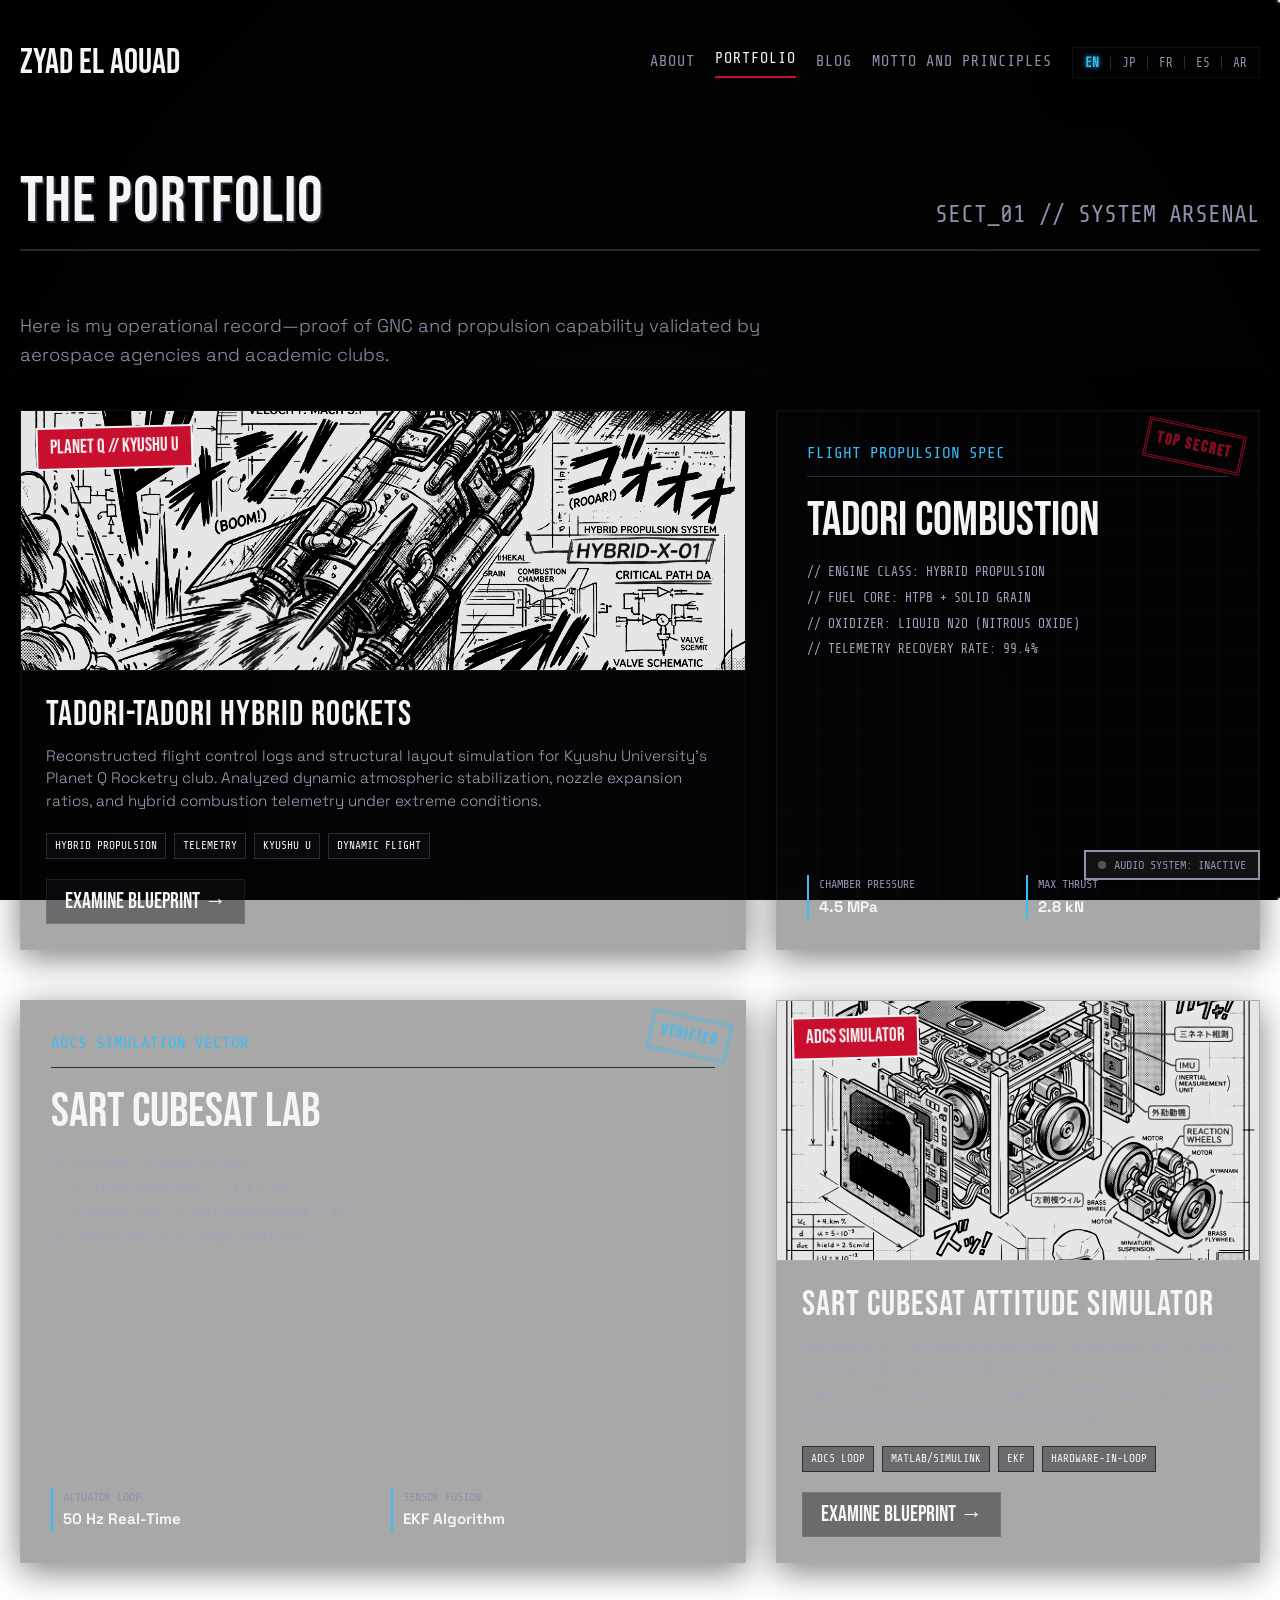
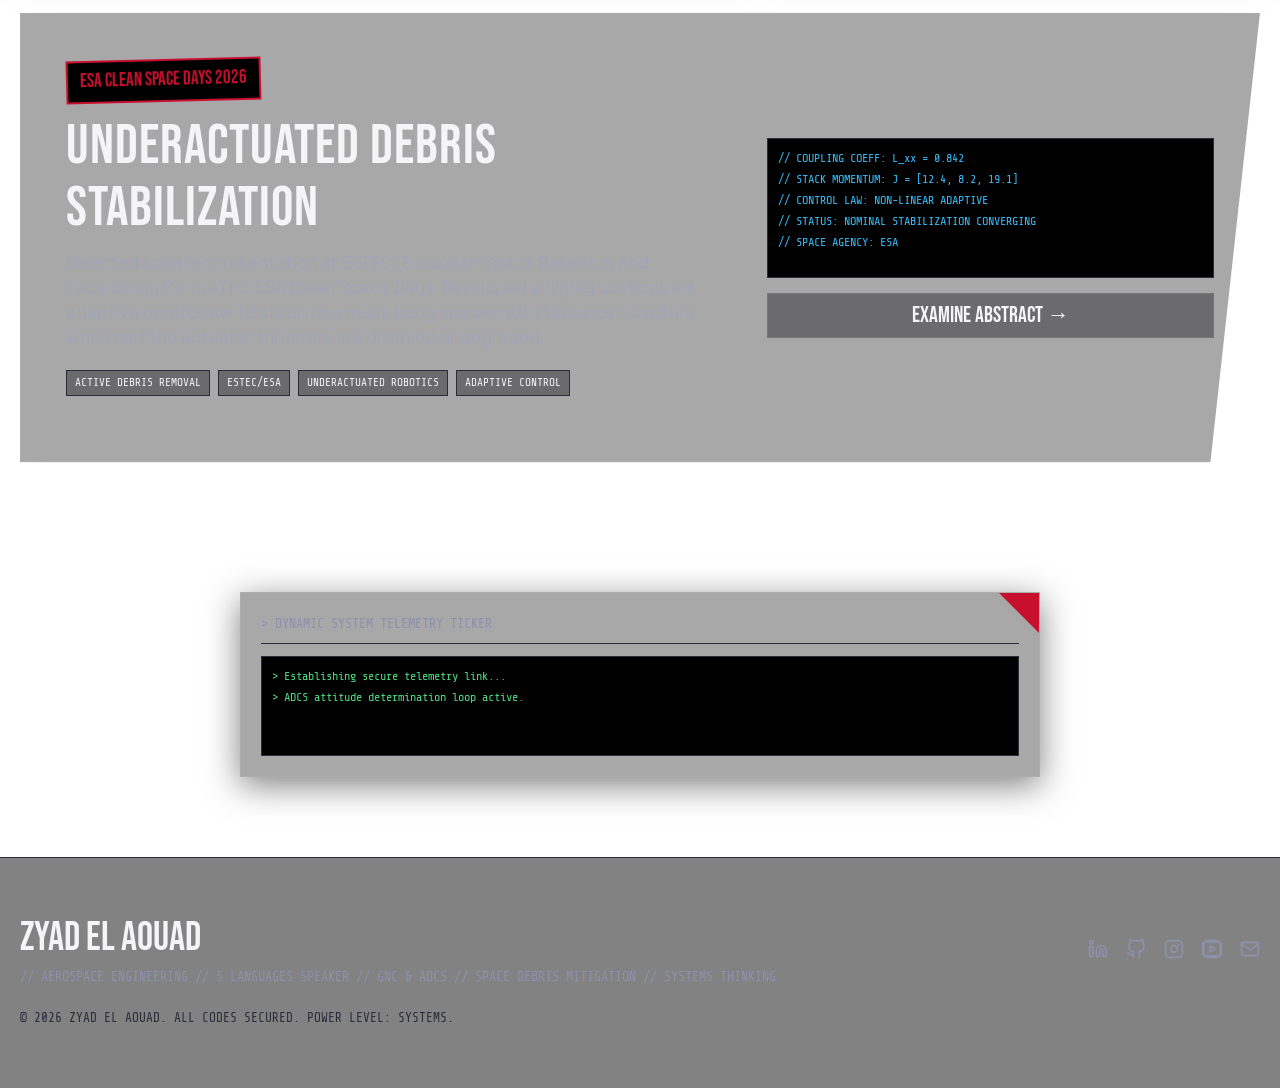
<file: portfolio.html>
﻿<!DOCTYPE html>
<html lang="en">
<head>
    <meta charset="UTF-8">
    <meta name="viewport" content="width=device-width, initial-scale=1.0">
    <meta name="description" content="Zyad El Aouad. Aerospace Engineer, 5 languages polyglot. Interests: in ADCS, guidance navigation and control (GNC), rocket propulsion, fluid dynamics, space robotics, orbital dynamics and flight simulation.">
    <title>Zyad El Aouad | The Portfolio Projects</title>
    
    <!-- Google Fonts for English/Latin & Cairo for Arabic -->
    <link rel="preconnect" href="https://fonts.googleapis.com">
    <link rel="preconnect" href="https://fonts.gstatic.com" crossorigin>
    <link href="https://fonts.googleapis.com/css2?family=Cairo:wght@400;700;900&family=Outfit:wght@400;700;900&display=swap" rel="stylesheet">
    
    <!-- CSS Stylesheet -->
    <link rel="stylesheet" href="index.css?v=2.1">
    
    <!-- Responsive mobile/tablet stylesheet overrides -->
    <style>
        /* Responsive typography scaling */
        .hero-title {
            font-size: clamp(2.2rem, 7vw, 4.8rem) !important;
        }
        .hero-description {
            font-size: clamp(1rem, 3.5vw, 1.25rem) !important;
        }
        
        /* Mobile Navigation stack */
        @media (max-width: 768px) {
            header {
                position: relative !important;
                padding: 15px 0 !important;
            }
            header .manga-container {
                flex-direction: column !important;
                gap: 15px !important;
                text-align: center !important;
            }
            header nav {
                flex-direction: column !important;
                gap: 10px !important;
                width: 100% !important;
                margin-top: 10px !important;
            }
            header .lang-selector-group {
                width: 100% !important;
                justify-content: center !important;
            }
            header .btn-bankai {
                width: 100% !important;
                text-align: center !important;
                margin: 0 !important;
                box-sizing: border-box !important;
            }
            main {
                padding-top: 40px !important;
            }
        }

        /* Responsive Grid layouts */
        @media (max-width: 992px) {
            .teaser-pillars .dojo-grid {
                grid-template-columns: 1fr !important;
                gap: 20px !important;
            }
            .monetization-wrapper {
                grid-template-columns: 1fr !important;
                gap: 30px !important;
            }
            #dojo .dojo-grid {
                grid-template-columns: 1fr !important;
                gap: 25px !important;
            }
        }

        /* Mobile layout styling overrides */
        @media (max-width: 600px) {
            .manga-panel {
                grid-template-columns: 1fr !important;
                padding: 20px !important;
            }
            .manga-grid {
                grid-template-columns: 1fr !important;
                gap: 20px !important;
            }
        }
    </style>
</head>
<body class="teaser-body-wrapper">

    <!-- Twinkling Starfield Canvas Overlay -->
    <canvas id="speed-lines-canvas"></canvas>

    <!-- Header / Nav -->
    <header style="position: absolute; top: 0; left: 0; width: 100%; z-index: 10; padding: 25px 0;">
        <div class="manga-container" style="display: flex; justify-content: space-between; align-items: center;">
            <div style="display: flex; align-items: baseline; gap: 8px;">
                <a href="index.html" class="footer-logo" style="font-size: 2.2rem; text-decoration: none; color: inherit;" data-i18n="teaser-logo">
                    Zyad El Aouad
                </a>
            </div>
            
            <nav style="display: flex; gap: 20px; align-items: center; flex-wrap: wrap;">
                <a href="about.html" class="footer-link" style="font-size: 0.95rem; letter-spacing: 1px;" data-i18n="nav-about">ABOUT</a>
                <a href="portfolio.html" class="footer-link active-nav-link" style="font-size: 0.95rem; letter-spacing: 1px;" data-i18n="nav-portfolio">PORTFOLIO</a>
                <a href="blog.html" class="footer-link" style="font-size: 0.95rem; letter-spacing: 1px;" data-i18n="nav-blog">BLOG</a>
                <a href="motto.html" class="footer-link" style="font-size: 0.95rem; letter-spacing: 1px;" data-i18n="nav-motto">MOTTO AND PRINCIPLES</a>
                
                <!-- Sleek Monospace Language Picker -->
                <div class="lang-selector-group" style="display: flex; align-items: center; gap: 6px; border: 1px solid var(--steel-dark); padding: 4px 8px; background-color: rgba(10, 10, 12, 0.8);">
                    <button class="lang-btn active" data-lang="en">EN</button>
                    <span style="color: var(--steel-dark); font-size: 0.8rem;">|</span>
                    <button class="lang-btn" data-lang="jp">JP</button>
                    <span style="color: var(--steel-dark); font-size: 0.8rem;">|</span>
                    <button class="lang-btn" data-lang="fr">FR</button>
                    <span style="color: var(--steel-dark); font-size: 0.8rem;">|</span>
                    <button class="lang-btn" data-lang="es">ES</button>
                    <span style="color: var(--steel-dark); font-size: 0.8rem;">|</span>
                    <button class="lang-btn" data-lang="ar">AR</button>
                </div>
            </nav>
        </div>
    </header>

    <main class="manga-container" style="padding-top: 130px; padding-bottom: 80px;">
        
        <!-- THE PORTFOLIO (PORTFOLIO PROJECTS) -->
        <section id="portfolio" style="padding: 40px 0 60px 0;">
            <div class="section-title-wrapper">
                <h2 class="section-title" data-i18n="portfolio-title">THE <span>PORTFOLIO</span></h2>
                <div class="section-num" data-i18n="portfolio-num">SECT_01 // SYSTEM ARSENAL</div>
            </div>

            <p class="portfolio-intro" style="margin-bottom: 40px; color: var(--steel);" data-i18n="portfolio-intro">
                A warrior's soul is reflected in their blade. Here is my operational record—proof of GNC and propulsion capability validated by aerospace agencies and academic clubs.
            </p>

            <!-- Project 1: Hybrid Rocket -->
            <div class="manga-grid">
                <div class="portfolio-card">
                    <div class="portfolio-img-box">
                        <span class="badge-crimson portfolio-overlay" data-i18n="proj1-overlay">PLANET Q // KYUSHU U</span>
                        <img src="assets/hybrid_rocket.png" alt="Tadori-Tadori Hybrid Rockets" class="portfolio-img">
                    </div>
                    <div class="portfolio-card-content">
                        <div>
                            <h3 class="portfolio-title" data-i18n="proj1-title">TADORI-TADORI HYBRID ROCKETS</h3>
                            <p class="portfolio-desc" data-i18n="proj1-desc">
                                Reconstructed flight control logs and structural layout simulation for Kyushu University's Planet Q Rocketry club. Analyzed dynamic atmospheric stabilization, nozzle expansion ratios, and hybrid combustion telemetry under extreme conditions.
                            </p>
                            <div class="portfolio-tags">
                                <span class="portfolio-tag">Hybrid Propulsion</span>
                                <span class="portfolio-tag">Telemetry</span>
                                <span class="portfolio-tag">Kyushu U</span>
                                <span class="portfolio-tag">Dynamic Flight</span>
                            </div>
                        </div>
                        <button class="portfolio-btn-trigger" data-project="hybrid-rocket" data-i18n="proj1-btn">EXAMINE BLUEPRINT &rarr;</button>
                    </div>
                </div>

                <div class="blueprint-card">
                    <div class="blueprint-grid"></div>
                    <span class="japanese-stamp" style="font-size: 1rem; top: 15px; right: 15px;" data-i18n="proj1-stamp">TOP SECRET</span>
                    <div class="blueprint-header" data-i18n="proj1-header">FLIGHT PROPULSION SPEC</div>
                    <div class="blueprint-title-big" data-i18n="proj1-big-title">TADORI COMBUSTION</div>
                    <div class="blueprint-meta" data-i18n="proj1-meta">
                        // ENGINE CLASS: HYBRID PROPULSION<br>
                        // FUEL CORE: HTPB + SOLID GRAIN<br>
                        // OXIDIZER: LIQUID N2O (NITROUS OXIDE)<br>
                        // TELEMETRY RECOVERY RATE: 99.4%
                    </div>
                    <div class="blueprint-spec-grid">
                        <div class="blueprint-spec">
                            <div class="blueprint-spec-label" data-i18n="proj1-lbl1">Chamber Pressure</div>
                            <div class="blueprint-spec-val" data-i18n="proj1-val1">4.5 MPa</div>
                        </div>
                        <div class="blueprint-spec">
                            <div class="blueprint-spec-label" data-i18n="proj1-lbl2">Max Thrust</div>
                            <div class="blueprint-spec-val" data-i18n="proj1-val2">2.8 kN</div>
                        </div>
                    </div>
                </div>
            </div>

            <!-- Project 2: Cubesat Simulator -->
            <div class="manga-grid" style="margin-top: 50px;">
                <div class="blueprint-card">
                    <div class="blueprint-grid"></div>
                    <span class="japanese-stamp" style="font-size: 1rem; top: 15px; right: 15px; border-color: var(--accent-cyan); color: var(--accent-cyan);" data-i18n="proj2-stamp">VERIFIED</span>
                    <div class="blueprint-header" data-i18n="proj2-header">ADCS SIMULATION VECTOR</div>
                    <div class="blueprint-title-big" data-i18n="proj2-big-title">SART CUBESAT LAB</div>
                    <div class="blueprint-meta" data-i18n="proj2-meta">
                        // PLATFORM: 3U NANO-SAT BUS<br>
                        // ATTITUDE ERROR RATE: &lt; 0.05 DEG<br>
                        // ACTUATOR COMP: 3 AXIS MAGNETORQUER + RW<br>
                        // INTEGRATOR SUITE: RUNGE-KUTTA ODE45
                    </div>
                    <div class="blueprint-spec-grid">
                        <div class="blueprint-spec">
                            <div class="blueprint-spec-label" data-i18n="proj2-lbl1">Actuator Loop</div>
                            <div class="blueprint-spec-val" data-i18n="proj2-val1">50 Hz Real-Time</div>
                        </div>
                        <div class="blueprint-spec">
                            <div class="blueprint-spec-label" data-i18n="proj2-lbl2">Sensor Fusion</div>
                            <div class="blueprint-spec-val" data-i18n="proj2-val2">EKF Algorithm</div>
                        </div>
                    </div>
                </div>

                <div class="portfolio-card">
                    <div class="portfolio-img-box">
                        <span class="badge-crimson portfolio-overlay" data-i18n="proj2-overlay">ADCS SIMULATOR</span>
                        <img src="assets/cubesat_simulator.png" alt="Cubesat ADCS Simulator" class="portfolio-img">
                    </div>
                    <div class="portfolio-card-content">
                        <div>
                            <h3 class="portfolio-title" data-i18n="proj2-title">SART CUBESAT ATTITUDE SIMULATOR</h3>
                            <p class="portfolio-desc" data-i18n="proj2-desc">
                                Hardware-in-the-loop and software simulation of a 3-axis Cubesat ADCS (Attitude Determination and Control System). Modeled orbital magnetic fields, gravity gradient torques, and reaction wheel detumbling.
                            </p>
                            <div class="portfolio-tags">
                                <span class="portfolio-tag">ADCS Loop</span>
                                <span class="portfolio-tag">MATLAB/Simulink</span>
                                <span class="portfolio-tag">EKF</span>
                                <span class="portfolio-tag">Hardware-in-Loop</span>
                            </div>
                        </div>
                        <button class="portfolio-btn-trigger" data-project="cubesat-adcs" data-i18n="proj2-btn">EXAMINE BLUEPRINT &rarr;</button>
                    </div>
                </div>
            </div>

            <!-- Project 3: ESA Presentation Banner -->
            <div class="manga-panel manga-outline diagonal-cut" style="margin-top: 50px; padding: 45px; display: grid; grid-template-columns: 1.2fr 0.8fr; gap: 30px;">
                <div>
                    <span class="badge-crimson" style="background-color: #000; border-color: var(--crimson); color: var(--crimson);" data-i18n="proj3-overlay">ESA CLEAN SPACE DAYS 2026</span>
                    <h3 class="portfolio-title" style="font-size: 3.5rem; margin-top: 15px;" data-i18n="proj3-title">UNDERACTUATED DEBRIS STABILIZATION</h3>
                    <p class="portfolio-desc" style="font-size: 1.05rem;" data-i18n="proj3-desc">
                        Selected speaker presentation at ESTEC (European Space Research and Technology Centre) for ESA Clean Space Days. Developed a highly customized adaptive control law to stabilize a multi-body spacecraft stack post-capture when half the actuator thrusters are disabled or degraded.
                    </p>
                    <div class="portfolio-tags">
                        <span class="portfolio-tag">Active Debris Removal</span>
                        <span class="portfolio-tag">ESTEC/ESA</span>
                        <span class="portfolio-tag">Underactuated Robotics</span>
                        <span class="portfolio-tag">Adaptive Control</span>
                    </div>
                </div>
                <div style="display: flex; flex-direction: column; justify-content: center; align-items: stretch; gap: 15px;">
                    <div class="telemetry-feed" style="height: 140px; color: var(--accent-cyan); border-color: var(--steel-dark);">
                        <div class="telemetry-line">// COUPLING COEFF: L_xx = 0.842</div>
                        <div class="telemetry-line">// STACK MOMENTUM: J = [12.4, 8.2, 19.1]</div>
                        <div class="telemetry-line">// CONTROL LAW: NON-LINEAR ADAPTIVE</div>
                        <div class="telemetry-line">// STATUS: NOMINAL STABILIZATION CONVERGING</div>
                        <div class="telemetry-line">// SPACE AGENCY: ESA</div>
                    </div>
                    <button class="portfolio-btn-trigger" data-project="esa-clean-space" style="width: 100%;" data-i18n="proj3-btn">EXAMINE ABSTRACT &rarr;</button>
                </div>
            </div>
        </section>

        <!-- Dynamic Live Ticker Overlay -->
        <div class="hero-dashboard manga-outline" style="max-width: 800px; margin: 40px auto 0 auto; padding: 20px; background-color: #07080b;">
            <div class="dashboard-header" style="border-bottom: 1px solid var(--steel-dark); padding-bottom: 8px; margin-bottom: 12px;">
                <span data-i18n="teaser-feed-header">> DYNAMIC SYSTEM TELEMETRY TICKER</span>
            </div>
            <div class="telemetry-feed" id="telemetry-log" style="height: 100px; color: var(--terminal-green);">
                <div class="telemetry-line">> Establishing secure telemetry link...</div>
                <div class="telemetry-line">> ADCS attitude determination loop active.</div>
            </div>
        </div>

    </main>

    <!-- FOOTER -->
    <footer style="border-top: 1px solid var(--steel-dark); padding: 40px 0;">
        <div class="manga-container" style="display: flex; justify-content: space-between; align-items: center; flex-wrap: wrap; gap: 20px;">
            <div>
                <a href="index.html" class="footer-logo" style="text-decoration: none; color: inherit;" data-i18n="teaser-logo">
                    Zyad El Aouad
                </a>
                <p style="color: var(--steel); font-family: var(--font-mono); font-size: 0.85rem; margin-top: 8px;" data-i18n="teaser-footer-sub">
                    // MENTORSHIP STAGES // 5 LANGUAGES SUPPORTED
                </p>
            </div>
            
            <div class="footer-socials" style="display: flex; gap: 18px; align-items: center;">
                <a href="https://www.linkedin.com/in/zyad-el-aouad/" target="_blank" rel="noopener noreferrer" class="social-link" title="LinkedIn" style="color: var(--steel); transition: color 0.2s ease;">
                    <svg xmlns="http://www.w3.org/2000/svg" width="20" height="20" viewBox="0 0 24 24" fill="none" stroke="currentColor" stroke-width="2" stroke-linecap="round" stroke-linejoin="round"><path d="M16 8a6 6 0 0 1 6 6v7h-4v-7a2 2 0 0 0-2-2 2 2 0 0 0-2 2v7h-4v-7a6 6 0 0 1 6-6z"/><rect x="2" y="9" width="4" height="12"/><circle cx="4" cy="4" r="2"/></svg>
                </a>
                <a href="https://github.com/ZyadElAouad" target="_blank" rel="noopener noreferrer" class="social-link" title="GitHub" style="color: var(--steel); transition: color 0.2s ease;">
                    <svg xmlns="http://www.w3.org/2000/svg" width="20" height="20" viewBox="0 0 24 24" fill="none" stroke="currentColor" stroke-width="2" stroke-linecap="round" stroke-linejoin="round"><path d="M9 19c-5 1.5-5-2.5-7-3m14 6v-3.87a3.37 3.37 0 0 0-.94-2.61c3.14-.35 6.44-1.54 6.44-7A5.44 5.44 0 0 0 20 4.77 5.07 5.07 0 0 0 19.91 1S18.73.65 16 2.48a13.38 13.38 0 0 0-7 0C6.27.65 5.09 1 5.09 1A5.07 5.07 0 0 0 5 4.77a5.44 5.44 0 0 0-1.5 3.78c0 5.42 3.3 6.61 6.44 7A3.37 3.37 0 0 0 9 18.13V22"/></svg>
                </a>
                <a href="https://www.instagram.com/zyadelaouad/" target="_blank" rel="noopener noreferrer" class="social-link" title="Instagram" style="color: var(--steel); transition: color 0.2s ease;">
                    <svg xmlns="http://www.w3.org/2000/svg" width="20" height="20" viewBox="0 0 24 24" fill="none" stroke="currentColor" stroke-width="2" stroke-linecap="round" stroke-linejoin="round"><rect x="2" y="2" width="20" height="20" rx="5" ry="5"/><path d="M16 11.37A4 4 0 1 1 12.63 8 4 4 0 0 1 16 11.37z"/><line x1="17.5" y1="6.5" x2="17.51" y2="6.5"/></svg>
                </a>
                <a href="https://www.youtube.com/@zyadelaouad" target="_blank" rel="noopener noreferrer" class="social-link" title="YouTube" style="color: var(--steel); transition: color 0.2s ease;">
                    <svg xmlns="http://www.w3.org/2000/svg" width="20" height="20" viewBox="0 0 24 24" fill="none" stroke="currentColor" stroke-width="2" stroke-linecap="round" stroke-linejoin="round"><rect x="2" y="2" width="20" height="20" rx="5" ry="5"/><path d="M23.498 6.186a3.016 3.016 0 0 0-2.122-2.136C19.505 3.545 12 3.545 12 3.545s-7.505 0-9.377.505A3.017 3.017 0 0 0 .502 6.186C0 8.07 0 12 0 12s0 3.93.502 5.814a3.016 3.016 0 0 0 2.122 2.136c1.871.505 9.376.505 9.376.505s7.505 0 9.377-.505a3.015 3.015 0 0 0 2.122-2.136C24 15.93 24 12 24 12s0-3.93-.502-5.814zM9.545 15.568V8.432L15.818 12l-6.273 3.568z"/></svg>
                </a>
                <a href="mailto:elaouadzyad@gmail.com" class="social-link" title="Email" style="color: var(--steel); transition: color 0.2s ease;">
                    <svg xmlns="http://www.w3.org/2000/svg" width="20" height="20" viewBox="0 0 24 24" fill="none" stroke="currentColor" stroke-width="2" stroke-linecap="round" stroke-linejoin="round"><path d="M4 4h16c1.1 0 2 .9 2 2v12c0 1.1-.9 2-2 2H4c-1.1 0-2-.9-2-2V6c0-1.1.9-2 2-2z"/><path d="M22 6l-10 7L2 6"/></svg>
                </a>
            </div>

            <div class="footer-copy" style="font-family: var(--font-mono); font-size: 0.8rem; color: var(--steel-dark); margin: 0;" data-i18n="teaser-footer-copy">
                &copy; 2026 ZYAD EL AOUAD.
            </div>
        </div>
    </footer>



    <!-- GENERAL DIALOG/DRAWER BLUEPRINT MODAL -->
    <div class="modal-overlay" id="blueprint-modal">
        <div class="terminal-box manga-outline" style="border-color: var(--steel); max-width: 800px; width: 100%;">
            <div class="terminal-header" style="background-color: var(--steel-dark); display: flex; justify-content: space-between; align-items: center;">
                <div style="display: flex; align-items: center; gap: 12px;">
                    <div class="terminal-dots">
                        <span class="dot dot-red"></span>
                        <span class="dot" style="background-color:#555;"></span>
                        <span class="dot" style="background-color:#555;"></span>
                    </div>
                    <span id="blueprint-header-title">BLUEPRINT_SPEC_READER.EXE</span>
                </div>
                <div style="display: flex; align-items: center; gap: 15px;">
                    <button class="terminal-btn-submit" id="edit-active-blog-btn" style="font-size: 0.75rem; padding: 4px 10px; width: auto; border-color: var(--accent-gold); color: var(--accent-gold); display: none; margin: 0;">EDIT LOG</button>
                    <button class="terminal-close" id="close-blueprint" style="font-size: 1.5rem; line-height: 1;">&times;</button>
                </div>
            </div>
            
            <div class="terminal-body" style="max-height: 80vh; overflow-y: auto; padding: 0;">
                <!-- Main Content Body -->
                <div id="blueprint-body-content" style="padding: 25px;">
                    <!-- Dynamic Content Injection -->
                </div>

                <!-- Dynamic Telemetry Comments Thread -->
                <div id="blueprint-comments-block" style="padding: 25px; border-top: 2px dashed var(--steel-dark); background-color: #07080b;">
                    <!-- Dynamic Comments Injection -->
                </div>
            </div>
        </div>
    </div>

    <!-- Web Audio API Synth Toggle (Mute/Unmute in corner) -->
    <div style="position: fixed; bottom: 20px; right: 20px; z-index: 50;">
        <button id="audio-toggle" style="background-color: rgba(20, 20, 23, 0.9); border: 2px solid var(--steel); color: var(--steel); font-family: var(--font-mono); font-size: 0.75rem; padding: 6px 12px; cursor: pointer; display: flex; align-items: center; gap: 8px;">
            <span id="audio-status-indicator" style="display:inline-block; width:8px; height:8px; border-radius:50%; background-color:#555;"></span>
            <span>AUDIO SYSTEM: INACTIVE</span>
        </button>
    </div>  
    <!-- JS Core scripts -->
    <script src="translations.js?v=2.1"></script>
    <script src="app.js?v=2.1"></script>
</body>
</html>
</file>
<file: index.css>
@import url('https://fonts.googleapis.com/css2?family=Bebas+Neue&family=Share+Tech+Mono&family=Space+Grotesk:wght@300;400;600;700&display=swap');

/* --- CUSTOM PROPERTIES --- */
:root {
    --bg-darkest: rgba(2, 2, 4, 0.4);
    --bg-dark: rgba(6, 6, 9, 0.5);
    --bg-card: rgba(12, 12, 16, 0.35);
    --bg-panel: rgba(18, 18, 24, 0.4);
    --crimson: #c8102e;
    --crimson-hover: #e50914;
    --crimson-glow: rgba(200, 16, 46, 0.25);
    --crimson-glow-strong: rgba(200, 16, 46, 0.7);
    --steel: #8c92ac;
    --steel-dark: #2a2c3a;
    --text-light: #f5f5f7;
    --text-muted: #9fa4bc;
    --accent-cyan: #38bdf8;
    --accent-gold: #dfb15b;
    --terminal-green: #4ade80;
    
    --font-heading: 'Bebas Neue', sans-serif;
    --font-body: 'Space Grotesk', sans-serif;
    --font-mono: 'Share Tech Mono', monospace;
    
    --manga-border: 1px solid rgba(255, 255, 255, 0.08);
    --manga-border-thick: 2px solid rgba(255, 255, 255, 0.15);
    --manga-border-crimson: 1px solid rgba(200, 16, 46, 0.3);
}

/* --- RESET & FOUNDATION --- */
* {
    box-sizing: border-box;
    margin: 0;
    padding: 0;
    scroll-behavior: smooth;
}

body {
    background: radial-gradient(ellipse at bottom, #060608 0%, #000000 100%) !important;
    background-attachment: fixed !important;
    color: var(--text-light);
    font-family: var(--font-body);
    overflow-x: hidden;
    line-height: 1.6;
    animation: bodyFadeIn 0.5s ease-out forwards;
}

@keyframes bodyFadeIn {
    from {
        opacity: 0;
    }
    to {
        opacity: 1;
    }
}

/* Custom Scrollbar */
::-webkit-scrollbar {
    width: 10px;
}
::-webkit-scrollbar-track {
    background: var(--bg-darkest);
}
::-webkit-scrollbar-thumb {
    background: var(--steel-dark);
    border: 2px solid var(--bg-darkest);
}
::-webkit-scrollbar-thumb:hover {
    background: var(--crimson);
}

/* --- TYPOGRAPHY --- */
h1, h2, h3, h4, h5, h6 {
    font-family: var(--font-heading);
    letter-spacing: 1px;
    font-weight: 400;
}

p {
    font-weight: 300;
}

/* --- SPEED LINES CANVAS & LAYOUT UTILITIES --- */
#speed-lines-canvas {
    position: fixed;
    top: 0;
    left: 0;
    width: 100vw;
    height: 100vh;
    z-index: 1;
    pointer-events: none;
    opacity: 0.95;
}

.blueprint-grid {
    position: absolute;
    top: 0;
    left: 0;
    width: 100%;
    height: 100%;
    background-image: 
        linear-gradient(rgba(140, 146, 172, 0.04) 1px, transparent 1px),
        linear-gradient(90deg, rgba(140, 146, 172, 0.04) 1px, transparent 1px);
    background-size: 40px 40px;
    pointer-events: none;
    z-index: 0;
}

/* Heavy Manga Page Container */
.manga-container {
    max-width: 1300px;
    margin: 0 auto;
    padding: 20px;
    position: relative;
    z-index: 2;
}

/* --- SHONEN DECORATIVE ELEMENTS --- */
.manga-outline {
    border: var(--manga-border-thick);
    box-shadow: 10px 10px 0px #000;
    transition: all 0.3s cubic-bezier(0.175, 0.885, 0.32, 1.275);
}

.manga-panel {
    background-color: var(--bg-card);
    border: var(--manga-border);
    position: relative;
    padding: 30px;
    overflow: hidden;
    margin-bottom: 30px;
}

/* Diagonal cut panel using clip-path */
.diagonal-cut {
    clip-path: polygon(0 0, 100% 0, 96% 100%, 0% 100%);
}

.badge-crimson {
    background-color: var(--crimson);
    color: var(--text-light);
    font-family: var(--font-heading);
    font-size: 1.2rem;
    padding: 4px 12px;
    display: inline-block;
    border: 2px solid var(--text-light);
    transform: rotate(-1.5deg);
    text-transform: uppercase;
}

.japanese-stamp {
    position: absolute;
    right: 20px;
    top: 20px;
    border: 3px double var(--crimson);
    color: var(--crimson);
    font-family: var(--font-heading);
    padding: 4px 8px;
    font-size: 1.4rem;
    font-weight: bold;
    text-transform: uppercase;
    transform: rotate(12deg);
    opacity: 0.7;
    pointer-events: none;
    letter-spacing: 2px;
}

/* --- HERO SECTION: THE GATE --- */
.hero-wrapper {
    min-height: 100vh;
    display: grid;
    grid-template-columns: 1.2fr 0.8fr;
    gap: 40px;
    align-items: center;
    padding-top: 100px;
    padding-bottom: 80px;
}

@media (max-width: 1024px) {
    .hero-wrapper {
        grid-template-columns: 1fr;
        padding-top: 60px;
    }
}

.hero-main {
    position: relative;
}

.hero-subtext {
    font-family: var(--font-mono);
    color: var(--accent-cyan);
    font-size: 1rem;
    margin-bottom: 10px;
    text-transform: uppercase;
    letter-spacing: 3px;
    display: flex;
    align-items: center;
    gap: 10px;
}

.hero-subtext::before {
    content: '';
    display: inline-block;
    width: 8px;
    height: 8px;
    background-color: var(--accent-cyan);
    box-shadow: 0 0 8px var(--accent-cyan);
}

.hero-title {
    font-size: 5.5rem;
    line-height: 0.9;
    margin-bottom: 20px;
    text-transform: uppercase;
    color: var(--text-light);
    text-shadow: 3px 3px 0px var(--crimson);
    position: relative;
}

.hero-title span {
    display: block;
    color: var(--text-light);
}

.hero-title span.crimson-text {
    color: var(--crimson);
    text-shadow: 3px 3px 0px var(--text-light);
}

.hero-description {
    font-size: 1.25rem;
    color: var(--text-muted);
    margin-bottom: 35px;
    max-width: 600px;
}

/* Call to Action Button */
.btn-bankai {
    display: inline-block;
    background-color: var(--crimson);
    color: var(--text-light);
    font-family: var(--font-heading);
    font-size: 2rem;
    padding: 12px 35px;
    border: var(--manga-border);
    cursor: pointer;
    text-decoration: none;
    position: relative;
    overflow: hidden;
    transition: all 0.2s ease-in-out;
    box-shadow: 5px 5px 0px var(--text-light);
    letter-spacing: 2px;
}

.btn-bankai:hover {
    transform: translate(-2px, -2px);
    box-shadow: 7px 7px 0px var(--text-light);
    background-color: var(--crimson-hover);
}

.btn-bankai:active {
    transform: translate(3px, 3px);
    box-shadow: 2px 2px 0px var(--text-light);
}

.btn-bankai::after {
    content: '';
    position: absolute;
    top: -50%;
    left: -60%;
    width: 20%;
    height: 200%;
    background: rgba(255, 255, 255, 0.2);
    transform: rotate(30deg);
    transition: all 0.5s ease;
}

.btn-bankai:hover::after {
    left: 140%;
}

.btn-secondary {
    display: inline-block;
    background-color: transparent;
    color: var(--text-light);
    font-family: var(--font-heading);
    font-size: 2rem;
    padding: 12px 35px;
    border: 1px solid var(--text-light);
    cursor: pointer;
    text-decoration: none;
    position: relative;
    overflow: hidden;
    transition: all 0.2s ease-in-out;
    box-shadow: 5px 5px 0px var(--text-light);
    letter-spacing: 2px;
}

.btn-secondary:hover {
    transform: translate(-2px, -2px);
    box-shadow: 7px 7px 0px var(--accent-cyan);
    border-color: var(--accent-cyan);
    color: var(--accent-cyan);
    background-color: rgba(56, 189, 248, 0.05);
}

.btn-secondary:active {
    transform: translate(3px, 3px);
    box-shadow: 2px 2px 0px var(--accent-cyan);
}

.btn-secondary::after {
    content: '';
    position: absolute;
    top: -50%;
    left: -60%;
    width: 20%;
    height: 200%;
    background: rgba(56, 189, 248, 0.15);
    transform: rotate(30deg);
    transition: all 0.5s ease;
}

.btn-secondary:hover::after {
    left: 140%;
}

/* Hero Stats Dashboard Card */
.hero-dashboard {
    background-color: var(--bg-panel);
    border: var(--manga-border);
    padding: 25px;
    position: relative;
    box-shadow: 8px 8px 0px #000;
}

.hero-dashboard::after {
    content: '';
    position: absolute;
    top: 0;
    right: 0;
    width: 0;
    height: 0;
    border-style: solid;
    border-width: 0 40px 40px 0;
    border-color: transparent var(--crimson) transparent transparent;
}

.dashboard-header {
    font-family: var(--font-mono);
    color: var(--steel);
    font-size: 0.85rem;
    border-bottom: 1px solid var(--steel-dark);
    padding-bottom: 10px;
    margin-bottom: 20px;
    display: flex;
    justify-content: space-between;
}

.avatar-container {
    width: 100%;
    height: 250px;
    border: var(--manga-border);
    margin-bottom: 20px;
    position: relative;
    overflow: hidden;
    background-color: #000;
}

.avatar-img {
    width: 100%;
    height: 100%;
    object-fit: cover;
    object-position: center;
    filter: grayscale(100%) contrast(140%);
    transition: filter 0.5s ease;
}

.avatar-container:hover .avatar-img {
    filter: grayscale(0%) contrast(110%);
}

.stat-item {
    margin-bottom: 15px;
}

.stat-label {
    display: flex;
    justify-content: space-between;
    font-family: var(--font-mono);
    font-size: 0.9rem;
    margin-bottom: 5px;
}

.stat-name {
    color: var(--text-light);
    text-transform: uppercase;
}

.stat-val {
    color: var(--crimson);
    font-weight: bold;
}

.stat-bar-container {
    width: 100%;
    height: 10px;
    background-color: #000;
    border: 1px solid var(--steel-dark);
    overflow: hidden;
    position: relative;
}

.stat-bar-fill {
    height: 100%;
    background-color: var(--crimson);
    width: 0%; /* Animated on load via JS */
    transition: width 1.5s cubic-bezier(0.1, 1, 0.1, 1);
    box-shadow: 0 0 10px var(--crimson-glow);
}

.stat-bar-fill.cyan-fill {
    background-color: var(--accent-cyan);
    box-shadow: 0 0 10px rgba(0, 255, 204, 0.4);
}

.stat-bar-fill.gold-fill {
    background-color: var(--accent-gold);
    box-shadow: 0 0 10px rgba(255, 215, 0, 0.4);
}

.telemetry-feed {
    font-family: var(--font-mono);
    background-color: #000;
    border: 1px solid var(--steel-dark);
    padding: 10px;
    height: 90px;
    overflow-y: hidden;
    font-size: 0.75rem;
    color: var(--terminal-green);
}

.telemetry-line {
    white-space: nowrap;
    overflow: hidden;
    text-overflow: ellipsis;
    margin-bottom: 2px;
}

/* --- SECTION GENERAL --- */
.section-title-wrapper {
    margin-bottom: 60px;
    position: relative;
    border-bottom: var(--manga-border-thick);
    padding-bottom: 15px;
    display: flex;
    justify-content: space-between;
    align-items: flex-end;
}

.section-num {
    font-family: var(--font-mono);
    font-size: 1.5rem;
    color: var(--steel);
}

.section-title {
    font-size: 4rem;
    text-transform: uppercase;
    line-height: 1;
    color: var(--text-light);
    text-shadow: 2px 2px 0px var(--steel-dark);
}

.section-title span {
    color: var(--crimson);
}

/* --- THE DOJO (SERVICES) --- */
.dojo-grid {
    display: grid;
    grid-template-columns: repeat(2, 1fr);
    gap: 30px;
}

@media (max-width: 768px) {
    .dojo-grid {
        grid-template-columns: 1fr;
    }
}

.dojo-panel {
    background-color: var(--bg-card);
    border: var(--manga-border);
    padding: 35px;
    position: relative;
    display: flex;
    flex-direction: column;
    justify-content: space-between;
    transition: all 0.3s ease;
    min-height: 380px;
}

.dojo-panel::before {
    content: '';
    position: absolute;
    top: 0;
    left: 0;
    width: 4px;
    height: 100%;
    background-color: var(--steel);
    transition: all 0.3s ease;
}

.dojo-panel:hover {
    border-color: var(--crimson);
    transform: translate(-5px, -5px);
    box-shadow: 8px 8px 0px var(--crimson);
}

.dojo-panel:hover::before {
    background-color: var(--crimson);
    box-shadow: 0 0 10px var(--crimson-glow-strong);
}

.dojo-panel-header {
    display: flex;
    justify-content: space-between;
    align-items: flex-start;
    margin-bottom: 20px;
}

.dojo-tag {
    font-family: var(--font-mono);
    font-size: 0.8rem;
    color: var(--accent-cyan);
    text-transform: uppercase;
    letter-spacing: 2px;
}

.dojo-rank {
    font-family: var(--font-heading);
    font-size: 2rem;
    color: var(--steel-dark);
    line-height: 1;
}

.dojo-panel:hover .dojo-rank {
    color: var(--crimson);
}

.dojo-title {
    font-size: 2.5rem;
    line-height: 1.1;
    margin-bottom: 15px;
    text-transform: uppercase;
}

.dojo-desc {
    color: var(--text-muted);
    font-size: 1rem;
    margin-bottom: 25px;
    flex-grow: 1;
}

.dojo-skills-list {
    display: flex;
    flex-wrap: wrap;
    gap: 8px;
    list-style: none;
    margin-bottom: 25px;
}

.dojo-skill-badge {
    font-family: var(--font-mono);
    font-size: 0.75rem;
    background-color: var(--bg-panel);
    border: 1px solid var(--steel-dark);
    padding: 4px 10px;
    color: var(--text-light);
    text-transform: uppercase;
}

.dojo-panel:hover .dojo-skill-badge {
    border-color: rgba(229, 9, 20, 0.4);
    color: var(--crimson-hover);
}

.dojo-footer {
    display: flex;
    justify-content: space-between;
    align-items: center;
    border-top: 1px solid var(--steel-dark);
    padding-top: 20px;
    font-family: var(--font-mono);
}

.dojo-price {
    font-size: 1.1rem;
    color: var(--text-light);
}

.dojo-price span {
    color: var(--accent-gold);
    font-weight: bold;
}

.dojo-action {
    color: var(--crimson);
    text-decoration: none;
    font-weight: bold;
    text-transform: uppercase;
    font-size: 0.9rem;
    display: flex;
    align-items: center;
    gap: 5px;
    transition: transform 0.2s ease;
}

.dojo-action:hover {
    transform: translateX(5px);
    color: var(--crimson-hover);
}

/* --- THE PORTFOLIO --- */
.portfolio-intro {
    max-width: 800px;
    color: var(--text-muted);
    margin-bottom: 40px;
    font-size: 1.15rem;
}

.manga-grid {
    display: grid;
    grid-template-columns: 1.2fr 0.8fr;
    gap: 30px;
    margin-bottom: 30px;
}

@media (max-width: 1024px) {
    .manga-grid {
        grid-template-columns: 1fr;
    }
}

.portfolio-card {
    background-color: var(--bg-card);
    border: var(--manga-border);
    position: relative;
    overflow: hidden;
    display: flex;
    flex-direction: column;
    min-height: 480px;
    box-shadow: 8px 8px 0px #000;
    transition: all 0.3s ease;
}

.portfolio-card:hover {
    border-color: var(--crimson);
    transform: translate(-5px, -5px);
    box-shadow: 12px 12px 0px rgba(0, 0, 0, 0.9);
}

.portfolio-img-box {
    width: 100%;
    height: 260px;
    position: relative;
    overflow: hidden;
    border-bottom: var(--manga-border);
}

.portfolio-img {
    width: 100%;
    height: 100%;
    object-fit: cover;
    filter: grayscale(100%) contrast(150%) brightness(90%);
    transition: all 0.5s ease;
}

.portfolio-card:hover .portfolio-img {
    filter: grayscale(20%) contrast(120%) brightness(100%);
    transform: scale(1.05);
}

.portfolio-overlay {
    position: absolute;
    top: 15px;
    left: 15px;
    z-index: 2;
}

.portfolio-card-content {
    padding: 25px;
    display: flex;
    flex-direction: column;
    justify-content: space-between;
    flex-grow: 1;
}

.portfolio-title {
    font-size: 2.2rem;
    text-transform: uppercase;
    margin-bottom: 10px;
    line-height: 1.1;
    color: var(--text-light);
}

.portfolio-desc {
    color: var(--text-muted);
    font-size: 0.95rem;
    margin-bottom: 20px;
    line-height: 1.5;
}

.portfolio-tags {
    display: flex;
    flex-wrap: wrap;
    gap: 8px;
    margin-bottom: 20px;
}

.portfolio-tag {
    font-family: var(--font-mono);
    font-size: 0.7rem;
    background-color: var(--bg-panel);
    border: 1px solid var(--steel-dark);
    padding: 3px 8px;
    text-transform: uppercase;
}

.portfolio-btn-trigger {
    background: none;
    border: var(--manga-border);
    color: var(--text-light);
    font-family: var(--font-heading);
    font-size: 1.4rem;
    padding: 8px 18px;
    cursor: pointer;
    text-transform: uppercase;
    align-self: flex-start;
    position: relative;
    overflow: hidden;
    transition: all 0.2s ease;
    background-color: var(--bg-panel);
}

.portfolio-btn-trigger:hover {
    background-color: var(--crimson);
    color: var(--text-light);
    border-color: var(--text-light);
}

/* Secondary Blueprint Info Card */
.blueprint-card {
    background-color: #0b0c10;
    border: 2px dashed var(--steel);
    padding: 30px;
    position: relative;
    display: flex;
    flex-direction: column;
    justify-content: center;
    min-height: 480px;
    color: var(--text-muted);
}

.blueprint-header {
    font-family: var(--font-mono);
    font-size: 1rem;
    color: var(--accent-cyan);
    margin-bottom: 20px;
    border-bottom: 1px solid var(--steel-dark);
    padding-bottom: 10px;
    text-transform: uppercase;
}

.blueprint-meta {
    font-family: var(--font-mono);
    font-size: 0.8rem;
    line-height: 2;
    margin-bottom: 25px;
}

.blueprint-title-big {
    font-family: var(--font-heading);
    font-size: 3rem;
    color: var(--text-light);
    line-height: 1;
    margin-bottom: 15px;
    text-transform: uppercase;
}

.blueprint-spec-grid {
    display: grid;
    grid-template-columns: repeat(2, 1fr);
    gap: 15px;
    margin-top: auto;
}

.blueprint-spec {
    border-left: 2px solid var(--accent-cyan);
    padding-left: 10px;
}

.blueprint-spec-label {
    font-family: var(--font-mono);
    font-size: 0.75rem;
    color: var(--steel);
    text-transform: uppercase;
}

.blueprint-spec-val {
    font-size: 0.95rem;
    font-weight: bold;
    color: var(--text-light);
}

/* --- MANIFESTO --- */
.manifesto-section {
    position: relative;
    padding: 80px 0;
    margin: 80px 0;
}

.manifesto-panel {
    background-color: var(--bg-panel);
    border: var(--manga-border-thick);
    padding: 60px 40px;
    position: relative;
    box-shadow: 15px 15px 0px #000;
}

.manifesto-title-large {
    font-size: 6.5rem;
    line-height: 0.9;
    text-transform: uppercase;
    color: var(--text-light);
    margin-bottom: 40px;
    text-shadow: 4px 4px 0px var(--crimson);
}

.manifesto-grid {
    display: grid;
    grid-template-columns: 1fr 1fr;
    gap: 50px;
}

@media (max-width: 768px) {
    .manifesto-grid {
        grid-template-columns: 1fr;
        gap: 30px;
    }
    .manifesto-title-large {
        font-size: 4rem;
    }
}

.manifesto-body {
    font-size: 1.15rem;
    color: var(--text-muted);
}

.manifesto-body p {
    margin-bottom: 25px;
}

.manifesto-quote {
    font-family: var(--font-heading);
    font-size: 3rem;
    color: var(--text-light);
    line-height: 1.1;
    border-left: 5px solid var(--crimson);
    padding-left: 25px;
    display: flex;
    flex-direction: column;
    justify-content: center;
}

.manifesto-quote span {
    font-family: var(--font-mono);
    font-size: 1rem;
    color: var(--steel);
    margin-top: 15px;
    text-transform: uppercase;
}

/* --- THE DOJO MODAL (TERMINAL INTERFACE) --- */
.modal-overlay {
    position: fixed;
    top: 0;
    left: 0;
    width: 100vw;
    height: 100vh;
    background-color: rgba(0, 0, 0, 0.92);
    z-index: 100;
    display: flex;
    justify-content: center;
    align-items: center;
    padding: 20px;
    opacity: 0;
    pointer-events: none;
    transition: opacity 0.3s ease;
}

.modal-overlay.active {
    opacity: 1;
    pointer-events: all;
}

.terminal-box {
    background-color: #050507;
    border: 3px solid var(--steel);
    width: 100%;
    max-width: 700px;
    box-shadow: 0 0 30px rgba(0, 255, 204, 0.15);
    display: flex;
    flex-direction: column;
    position: relative;
    max-height: 90vh;
    transform: scale(0.9);
    transition: transform 0.3s cubic-bezier(0.175, 0.885, 0.32, 1.275);
}

.modal-overlay.active .terminal-box {
    transform: scale(1);
    border-color: var(--accent-cyan);
}

.terminal-header {
    background-color: var(--steel-dark);
    color: var(--text-light);
    font-family: var(--font-mono);
    padding: 10px 15px;
    font-size: 0.85rem;
    display: flex;
    justify-content: space-between;
    align-items: center;
    border-bottom: 2px solid var(--steel);
}

.terminal-dots {
    display: flex;
    gap: 8px;
}

.dot {
    width: 12px;
    height: 12px;
    border-radius: 50%;
}

.dot-red { background-color: var(--crimson); }
.dot-yellow { background-color: var(--accent-gold); }
.dot-green { background-color: var(--terminal-green); }

.terminal-close {
    background: none;
    border: none;
    color: var(--text-light);
    font-size: 1.2rem;
    cursor: pointer;
    font-family: var(--font-mono);
}

.terminal-close:hover {
    color: var(--crimson);
}

.terminal-body {
    padding: 25px;
    overflow-y: auto;
    font-family: var(--font-mono);
    color: var(--text-light);
}

.terminal-banner {
    color: var(--accent-cyan);
    font-size: 0.8rem;
    white-space: pre-wrap;
    line-height: 1.2;
    margin-bottom: 20px;
}

.terminal-form-group {
    margin-bottom: 20px;
}

.terminal-label {
    display: block;
    color: var(--accent-cyan);
    font-size: 0.9rem;
    margin-bottom: 8px;
    text-transform: uppercase;
}

.terminal-input {
    width: 100%;
    background-color: #0d0d11;
    border: 1px solid var(--steel-dark);
    padding: 10px 15px;
    color: var(--text-light);
    font-family: var(--font-mono);
    font-size: 0.95rem;
}

.terminal-input:focus {
    outline: none;
    border-color: var(--accent-cyan);
    box-shadow: 0 0 8px rgba(0, 255, 204, 0.2);
}

.terminal-select {
    width: 100%;
    background-color: #0d0d11;
    border: 1px solid var(--steel-dark);
    padding: 10px 15px;
    color: var(--text-light);
    font-family: var(--font-mono);
    font-size: 0.95rem;
    appearance: none;
    cursor: pointer;
}

.terminal-select:focus {
    outline: none;
    border-color: var(--accent-cyan);
}

.terminal-btn-submit {
    background-color: transparent;
    border: 2px solid var(--accent-cyan);
    color: var(--accent-cyan);
    font-family: var(--font-mono);
    padding: 12px 25px;
    font-size: 1.1rem;
    cursor: pointer;
    text-transform: uppercase;
    width: 100%;
    transition: all 0.2s ease;
}

.terminal-btn-submit:hover {
    background-color: var(--accent-cyan);
    color: #000;
    box-shadow: 0 0 15px var(--accent-cyan);
}

.terminal-response-box {
    margin-top: 20px;
    background-color: #0d0d11;
    border: 1px solid var(--steel-dark);
    padding: 15px;
    font-size: 0.85rem;
    color: var(--terminal-green);
    display: none;
    white-space: pre-wrap;
    border-left: 4px solid var(--terminal-green);
}

/* --- TELEMETRY TERMINAL (PORTFOLIO DRAWER) --- */
.drawer-content-box {
    font-family: var(--font-mono);
    font-size: 0.9rem;
    line-height: 1.6;
}

.drawer-header {
    border-bottom: 1px solid var(--steel-dark);
    padding-bottom: 15px;
    margin-bottom: 20px;
    color: var(--accent-cyan);
}

.drawer-body p {
    margin-bottom: 15px;
}

.drawer-specs {
    margin-top: 25px;
    background-color: #0d0d11;
    border: 1px solid var(--steel-dark);
    padding: 15px;
}

/* --- FOOTER --- */
footer {
    background-color: var(--bg-dark);
    border-top: var(--manga-border-thick);
    padding: 60px 0;
    position: relative;
    z-index: 2;
}

.footer-content {
    display: flex;
    justify-content: space-between;
    align-items: center;
}

@media (max-width: 768px) {
    .footer-content {
        flex-direction: column;
        gap: 20px;
        text-align: center;
    }
}

.footer-logo {
    font-family: var(--font-heading);
    font-size: 2.5rem;
    line-height: 1;
    color: var(--text-light);
}

.footer-logo span {
    color: var(--crimson);
}

.footer-links {
    display: flex;
    gap: 20px;
    list-style: none;
}

.footer-link {
    color: var(--steel);
    text-decoration: none;
    font-family: var(--font-mono);
    font-size: 0.9rem;
    transition: color 0.2s ease;
}

.footer-link:hover {
    color: var(--crimson);
}

.footer-link.active-nav-link {
    color: var(--text-light) !important;
    border-bottom: 2px solid var(--crimson);
    padding-bottom: 4px;
}

.social-link:hover {
    color: var(--crimson) !important;
}

.footer-copy {
    font-family: var(--font-mono);
    font-size: 0.8rem;
    color: var(--steel-dark);
    margin-top: 30px;
    text-align: center;
}

/* --- ANIMATIONS AND KEYFRAMES --- */
@keyframes glitch {
    0% {
        text-shadow: 2px 2px 0px var(--crimson), -2px -2px 0px var(--accent-cyan);
    }
    50% {
        text-shadow: -2px 2px 0px var(--crimson), 2px -2px 0px var(--accent-cyan);
    }
    100% {
        text-shadow: 2px -2px 0px var(--crimson), -2px 2px 0px var(--accent-cyan);
    }
}

.glitch-hover:hover {
    animation: glitch 0.15s infinite;
}

/* --- ABOUT ME & OPERATIONS GALLERY --- */
.about-grid {
    display: grid;
    grid-template-columns: 1fr 1.2fr;
    gap: 40px;
    margin-bottom: 50px;
}

@media (max-width: 1024px) {
    .about-grid {
        grid-template-columns: 1fr;
    }
}

.about-bio-panel {
    background-color: var(--bg-card);
    border: var(--manga-border);
    padding: 40px;
    position: relative;
    display: flex;
    flex-direction: column;
    justify-content: space-between;
}

.about-bio-text {
    font-size: 1.05rem;
    color: var(--text-muted);
    line-height: 1.7;
}

.about-bio-text p {
    margin-bottom: 18px;
}

.about-gallery {
    display: grid;
    grid-template-columns: repeat(3, 1fr);
    grid-auto-rows: 200px;
    gap: 15px;
}

@media (max-width: 600px) {
    .about-gallery {
        grid-template-columns: repeat(2, 1fr);
        grid-auto-rows: 140px;
    }
}

.gallery-item {
    border: var(--manga-border);
    position: relative;
    overflow: hidden;
    cursor: pointer;
    box-shadow: 4px 4px 0px #000;
    transition: all 0.3s cubic-bezier(0.175, 0.885, 0.32, 1.275);
}

.gallery-item:hover {
    transform: scale(1.03) translate(-3px, -3px);
    box-shadow: 8px 8px 0px var(--crimson);
    border-color: var(--crimson);
    z-index: 5;
}

.gallery-item img {
    width: 100%;
    height: 100%;
    object-fit: cover;
    filter: grayscale(100%) contrast(140%) brightness(85%);
    transition: all 0.4s ease;
}

.gallery-item:hover img {
    filter: grayscale(0%) contrast(110%) brightness(100%);
}

.gallery-item-large {
    grid-column: span 2;
    grid-row: span 2;
}

.gallery-caption {
    position: absolute;
    bottom: 0;
    left: 0;
    width: 100%;
    background-color: rgba(6, 6, 9, 0.85);
    color: var(--text-light);
    font-family: var(--font-mono);
    font-size: 0.7rem;
    padding: 6px 10px;
    box-sizing: border-box;
    opacity: 0;
    transform: translateY(100%);
    transition: opacity 0.3s ease, transform 0.3s cubic-bezier(0.16, 1, 0.3, 1);
    pointer-events: none;
    z-index: 2;
    border-top: 1px solid rgba(255, 255, 255, 0.1);
    letter-spacing: 0.5px;
}

.gallery-item:hover .gallery-caption {
    opacity: 1;
    transform: translateY(0);
}

/* --- BLOG SYSTEM (MISSION LOGS) --- */
.blog-intro {
    max-width: 800px;
    color: var(--text-muted);
    margin-bottom: 40px;
    font-size: 1.15rem;
}

.blog-grid {
    display: grid;
    grid-template-columns: repeat(3, 1fr);
    gap: 30px;
}

@media (max-width: 1024px) {
    .blog-grid {
        grid-template-columns: repeat(2, 1fr);
    }
}

@media (max-width: 768px) {
    .blog-grid {
        grid-template-columns: 1fr;
    }
}

.blog-card {
    background-color: var(--bg-card);
    border: var(--manga-border);
    display: flex;
    flex-direction: column;
    overflow: hidden;
    position: relative;
    box-shadow: 6px 6px 0px #000;
    transition: all 0.3s ease;
    min-height: 445px;
}

.blog-card:hover {
    border-color: var(--crimson);
    transform: translate(-4px, -4px);
    box-shadow: 10px 10px 0px rgba(229, 9, 20, 0.15);
}

.blog-card-img-box {
    width: 100%;
    height: 200px;
    position: relative;
    overflow: hidden;
    border-bottom: var(--manga-border);
    background-color: #000;
}

.blog-card-img {
    width: 100%;
    height: 100%;
    object-fit: cover;
    filter: grayscale(100%) contrast(150%) brightness(85%);
    transition: all 0.4s ease;
}

.blog-card:hover .blog-card-img {
    filter: grayscale(10%) contrast(120%) brightness(100%);
    transform: scale(1.04);
}

.blog-card-content {
    padding: 20px;
    display: flex;
    flex-direction: column;
    justify-content: space-between;
    flex-grow: 1;
}

.blog-card-meta {
    font-family: var(--font-mono);
    font-size: 0.75rem;
    color: var(--accent-cyan);
    margin-bottom: 10px;
    text-transform: uppercase;
    display: flex;
    justify-content: space-between;
}

.blog-card-title {
    font-size: 1.8rem;
    text-transform: uppercase;
    line-height: 1.1;
    margin-bottom: 10px;
    color: var(--text-light);
}

.blog-card-excerpt {
    font-size: 0.9rem;
    color: var(--text-muted);
    margin-bottom: 20px;
    line-height: 1.5;
    flex-grow: 1;
}

.blog-card-action {
    font-family: var(--font-mono);
    font-size: 0.85rem;
    color: var(--crimson);
    text-decoration: none;
    font-weight: bold;
    text-transform: uppercase;
    display: flex;
    align-items: center;
    gap: 5px;
    transition: transform 0.2s ease;
    border: none;
    background: none;
    cursor: pointer;
    align-self: flex-start;
}

.blog-card-action:hover {
    transform: translateX(4px);
    color: var(--crimson-hover);
}

/* --- THE FORGE / EDITOR AREA (#admin) --- */
.admin-badge {
    background-color: var(--accent-cyan);
    color: #000;
    font-family: var(--font-mono);
    font-size: 0.75rem;
    font-weight: bold;
    padding: 2px 8px;
    border-radius: 2px;
}

.json-monitor-title {
    color: var(--terminal-green);
    font-family: var(--font-mono);
    font-size: 0.9rem;
    margin-bottom: 10px;
    display: flex;
    align-items: center;
    gap: 8px;
}

.json-monitor-title::before {
    content: '';
    display: inline-block;
    width: 6px;
    height: 6px;
    background-color: var(--terminal-green);
    border-radius: 50%;
    animation: pulse 1s infinite alternate;
}

@keyframes pulse {
    0% { opacity: 0.3; }
    100% { opacity: 1; }
}

/* --- INLINE BLOG TABS & SPLIT EDITORS --- */
.blog-tabs-nav {
    display: flex;
    gap: 15px;
    margin-bottom: 30px;
    border-bottom: 2px solid var(--steel-dark);
    padding-bottom: 15px;
}

.blog-tab-btn {
    background-color: var(--bg-panel);
    color: var(--text-muted);
    border: var(--manga-border);
    font-family: var(--font-heading);
    font-size: 1.5rem;
    padding: 6px 20px;
    cursor: pointer;
    box-shadow: 4px 4px 0px #000;
    transition: all 0.2s ease;
}

.blog-tab-btn:hover {
    color: var(--text-light);
    border-color: var(--crimson);
}

.blog-tab-btn.active-tab {
    background-color: var(--crimson);
    color: var(--text-light);
    border-color: var(--text-light);
    box-shadow: 4px 4px 0px var(--accent-cyan);
}

.blog-panel-content {
    display: none;
}

.blog-panel-content.active-panel {
    display: block;
    animation: fadeIn 0.4s ease;
}

@keyframes fadeIn {
    from { opacity: 0; transform: translateY(10px); }
    to { opacity: 1; transform: translateY(0); }
}

/* Split Editor Grid */
.blog-editor-grid {
    display: grid;
    grid-template-columns: 1.1fr 0.9fr;
    gap: 40px;
}

@media (max-width: 1024px) {
    .blog-editor-grid {
        grid-template-columns: 1fr;
    }
}

.editor-left {
    background-color: var(--bg-panel);
    border: var(--manga-border);
    padding: 30px;
    box-shadow: 6px 6px 0px #000;
}

.editor-right {
    display: flex;
    flex-direction: column;
    gap: 30px;
}

.editor-toolbar {
    display: flex;
    gap: 8px;
    margin-bottom: 8px;
    background-color: #0b0c10;
    border: 1px solid var(--steel-dark);
    padding: 6px;
    align-items: center;
    flex-wrap: wrap;
}

.toolbar-btn {
    background-color: var(--bg-panel);
    border: 1px solid var(--steel);
    color: var(--steel);
    font-family: var(--font-mono);
    font-size: 0.75rem;
    padding: 4px 8px;
    cursor: pointer;
    transition: all 0.2s ease;
}

.toolbar-btn:hover {
    border-color: var(--accent-cyan);
    color: var(--accent-cyan);
}

.blog-body-img {
    width: 100%;
    max-height: 380px;
    object-fit: cover;
    border: var(--manga-border-thick);
    box-shadow: 5px 5px 0px #000;
    margin: 20px 0;
    display: block;
}

/* --- COMMS CHANNEL COMMENTS SECTION --- */
.comms-section {
    margin-top: 40px;
    border-top: 3px double var(--steel-dark);
    padding-top: 30px;
}

.comms-title {
    font-family: var(--font-mono);
    color: var(--accent-cyan);
    font-size: 1.1rem;
    margin-bottom: 20px;
    text-transform: uppercase;
    display: flex;
    align-items: center;
    gap: 8px;
}

.comms-title::before {
    content: '';
    display: inline-block;
    width: 8px;
    height: 8px;
    background-color: var(--accent-cyan);
    box-shadow: 0 0 8px var(--accent-cyan);
}

.comms-list {
    display: flex;
    flex-direction: column;
    gap: 15px;
    margin-bottom: 30px;
    max-height: 300px;
    overflow-y: auto;
    padding-right: 10px;
}

.comms-node {
    background-color: #0c0d12;
    border: 1px solid var(--steel-dark);
    padding: 15px;
    position: relative;
    border-left: 3px solid var(--crimson);
}

.comms-meta {
    font-family: var(--font-mono);
    font-size: 0.75rem;
    color: var(--steel);
    display: flex;
    justify-content: space-between;
    margin-bottom: 8px;
}

.comms-operator {
    color: var(--accent-gold);
    font-weight: bold;
}

.comms-message {
    font-size: 0.95rem;
    color: var(--text-light);
    line-height: 1.4;
}

.comms-form {
    border: 1px solid var(--steel-dark);
    padding: 20px;
    background-color: #07080a;
}

/* --- MULTI-LANGUAGE SYSTEM STYLING --- */

/* Lang Picker Button Custom Stylings */
.lang-btn {
    background: none;
    border: none;
    color: var(--steel);
    font-family: var(--font-mono);
    font-size: 0.8rem;
    cursor: pointer;
    padding: 2px 4px;
    transition: all 0.2s ease;
}

.lang-btn:hover {
    color: var(--accent-cyan);
    text-shadow: 0 0 5px var(--accent-cyan);
}

.lang-btn.active {
    color: var(--accent-cyan);
    font-weight: bold;
    text-shadow: 0 0 5px var(--accent-cyan);
}

/* RTL Support - Moroccan Arabic */
html[dir="rtl"] {
    text-align: right;
}

html[dir="rtl"] .hero-main,
html[dir="rtl"] .about-bio-panel,
html[dir="rtl"] .dojo-panel,
html[dir="rtl"] .portfolio-card-content,
html[dir="rtl"] .manifesto-panel,
html[dir="rtl"] .terminal-box,
html[dir="rtl"] .drawer-content-box,
html[dir="rtl"] .comms-form {
    text-align: right;
}

html[dir="rtl"] .japanese-stamp {
    left: 30px !important;
    right: auto !important;
}

html[dir="rtl"] .about-bio-panel .japanese-stamp {
    left: 15px !important;
    right: auto !important;
}

html[dir="rtl"] .blueprint-card .japanese-stamp {
    left: 15px !important;
    right: auto !important;
}

html[dir="rtl"] .manifesto-panel .japanese-stamp {
    left: 30px !important;
    right: auto !important;
}

html[dir="rtl"] .comms-node {
    border-left: 1px solid var(--steel-dark);
    border-right: 3px solid var(--crimson);
}

/* Arabic Specific Cairo Font Overrides */
html[dir="rtl"],
html[dir="rtl"] body,
html[dir="rtl"] p,
html[dir="rtl"] input,
html[dir="rtl"] textarea,
html[dir="rtl"] select,
html[dir="rtl"] button {
    font-family: 'Cairo', 'Outfit', sans-serif !important;
}

html[dir="rtl"] .hero-title,
html[dir="rtl"] .section-title,
html[dir="rtl"] .dojo-title,
html[dir="rtl"] .portfolio-title,
html[dir="rtl"] .manifesto-title-large,
html[dir="rtl"] .dojo-title-large {
    font-family: 'Cairo', sans-serif !important;
    font-weight: 900;
}

/* --- PREMIUM GLASSMORPHISM THEMING OVERRIDES --- */
.dojo-panel,
.portfolio-card,
.blueprint-card,
.terminal-box,
.manga-panel,
.comms-form,
.lang-selector-group,
.hero-dashboard,
.countdown-dashboard {
    background-color: rgba(6, 6, 9, 0.35) !important;
    backdrop-filter: blur(16px) !important;
    -webkit-backdrop-filter: blur(16px) !important;
    border: 1px solid rgba(255, 255, 255, 0.05) !important;
    box-shadow: 0 8px 32px 0 rgba(0, 0, 0, 0.5) !important;
}

/* Slimmer input fields for cleaner feel */
.terminal-input,
.terminal-select {
    background-color: rgba(4, 4, 6, 0.25) !important;
    border: 1px solid rgba(255, 255, 255, 0.05) !important;
    backdrop-filter: blur(8px) !important;
    -webkit-backdrop-filter: blur(8px) !important;
}
</file>
